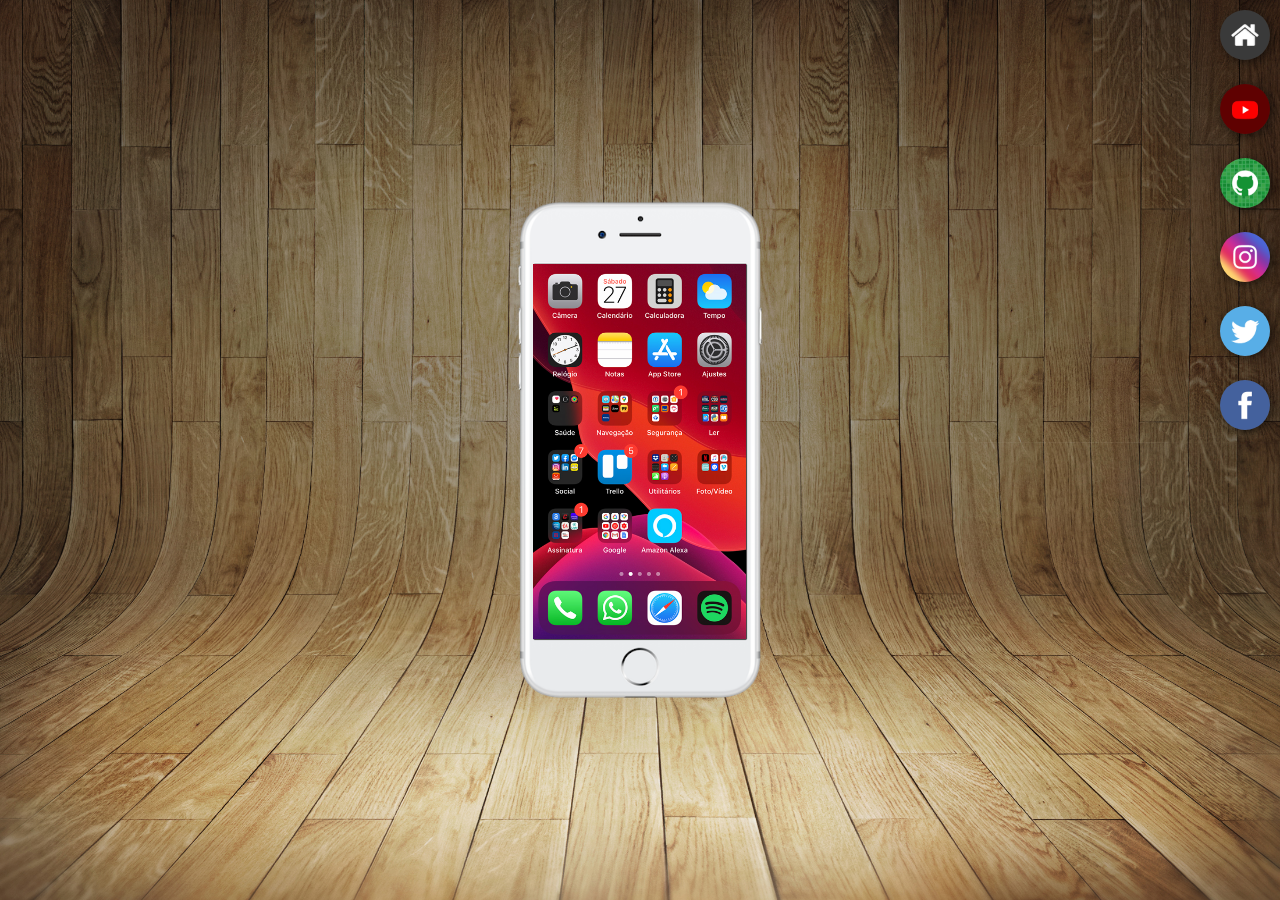
<file: index.html>
<!DOCTYPE html>
<html lang="pt-br">
<head>
    <meta charset="UTF-8">
    <meta name="viewport" content="width=device-width, initial-scale=1.0">
    <title>Projeto Redes Sociais</title>
    <link rel="stylesheet" href="style/style.css">
    <link rel="shortcut icon" href="favicon.ico" type="image/x-icon">
</head>
<body>
    <main>
        <section id="telefone">
            <iframe src="home.html" name="tela" id="tela" frameborder="0" ></iframe>
        </section>
        <section id="redes-sociais">
            <a href="home.html" target="tela"><img src="imagens/logo-home.jpg" alt=""></a> <br>
            <a href="youtube.html" target="tela"><img src="imagens/logo-youtube.jpg" alt=""></a> <br>
            <a href="github.html" target="tela"><img src="imagens/logo-github.jpg" alt=""></a> <br>
            <a href="instagram.html" target="tela"><img src="imagens/logo-instagram.jpg" alt=""></a> <br>
            <a href="twitter.html" target="tela"><img src="imagens/logo-twitter.jpg" alt=""></a> <br>
            <a href="facebook.html" target="tela"><img src="imagens/logo-facebook.jpg" alt=""></a>
        </section>
    </main>
</body>
</html>
</file>
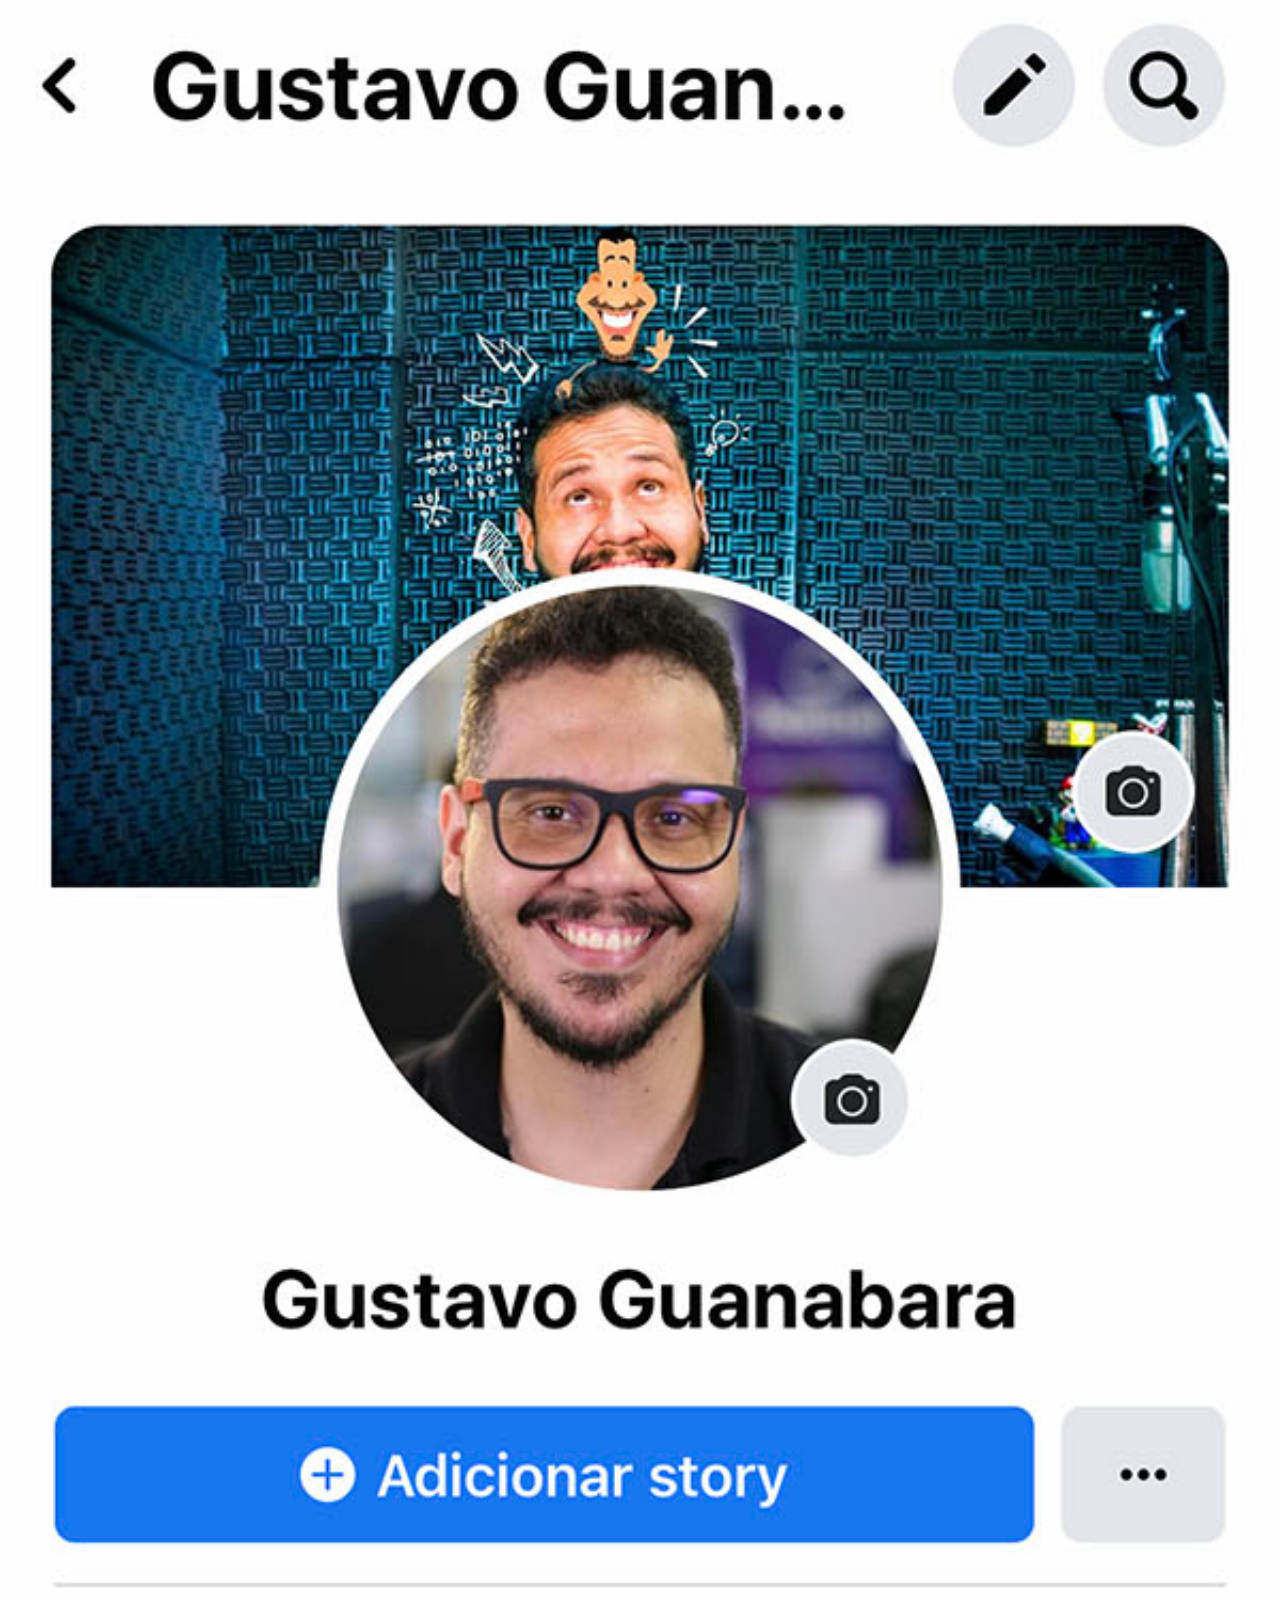
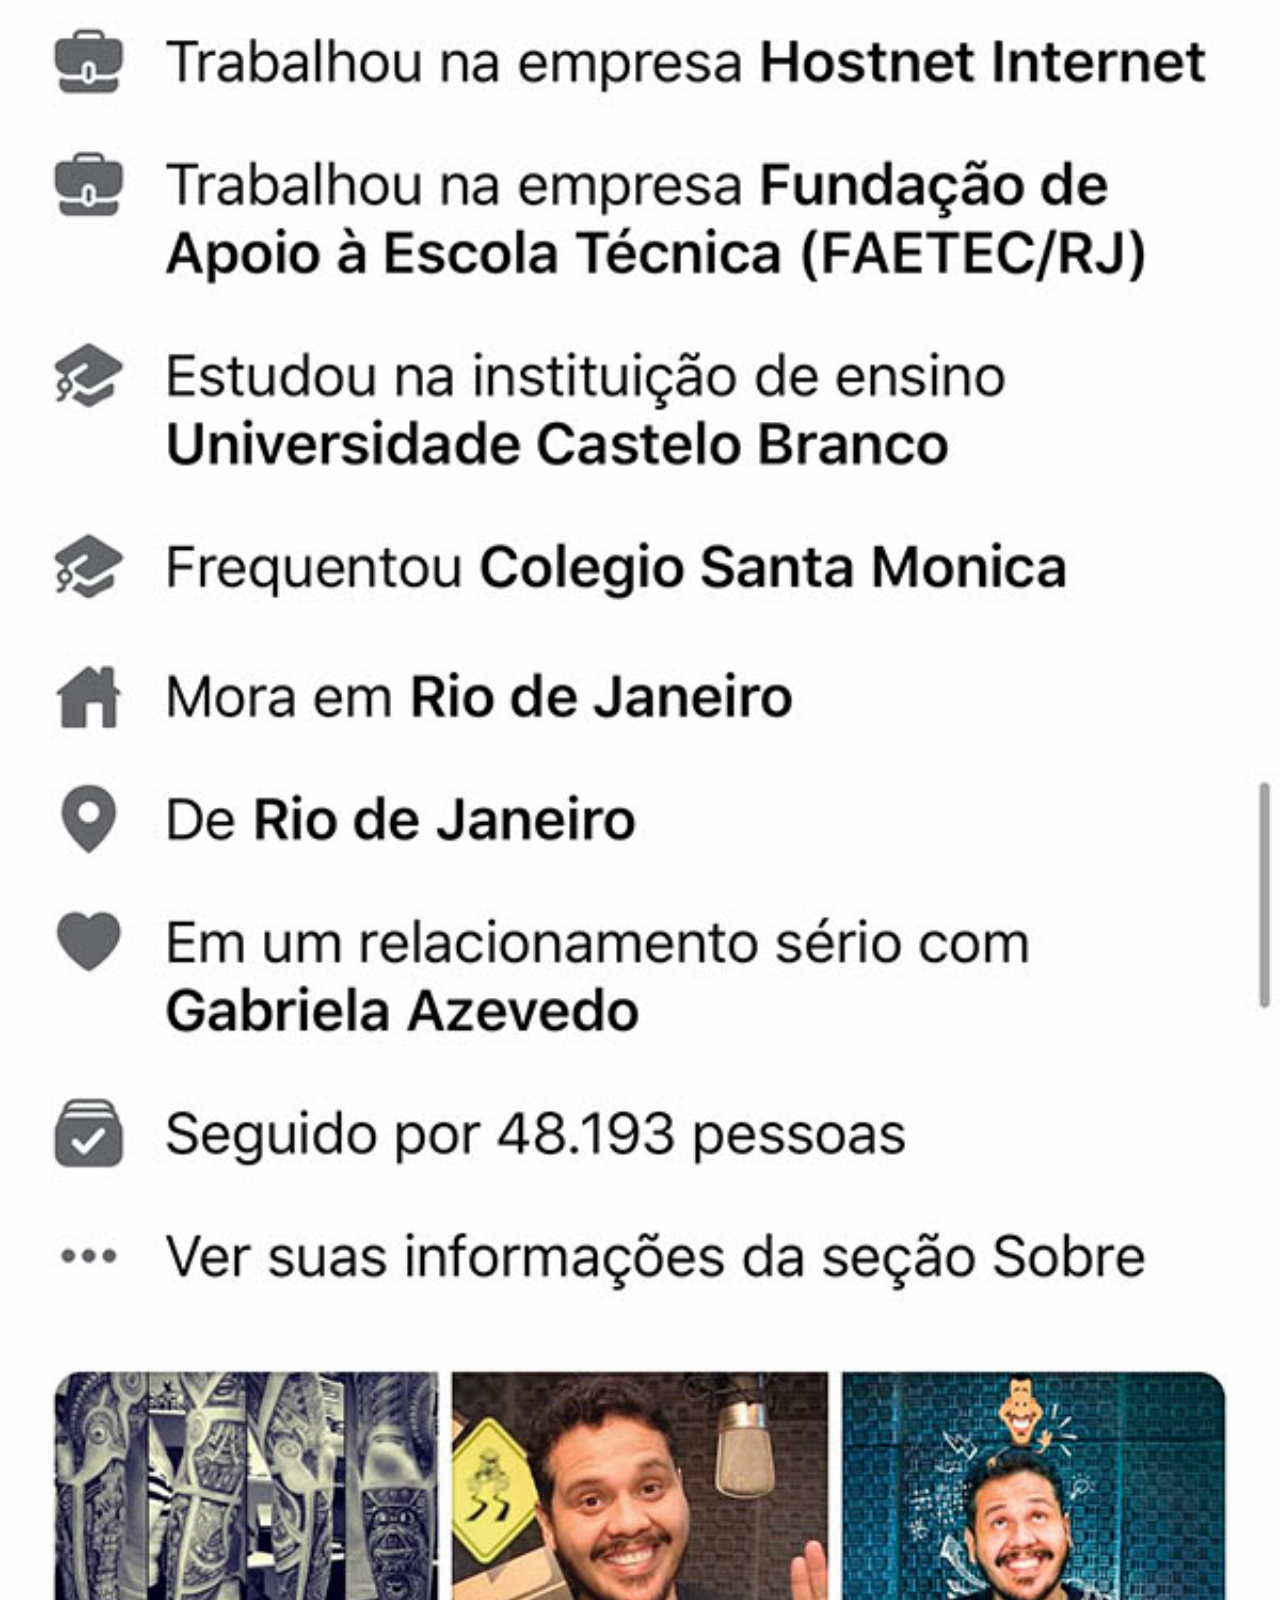
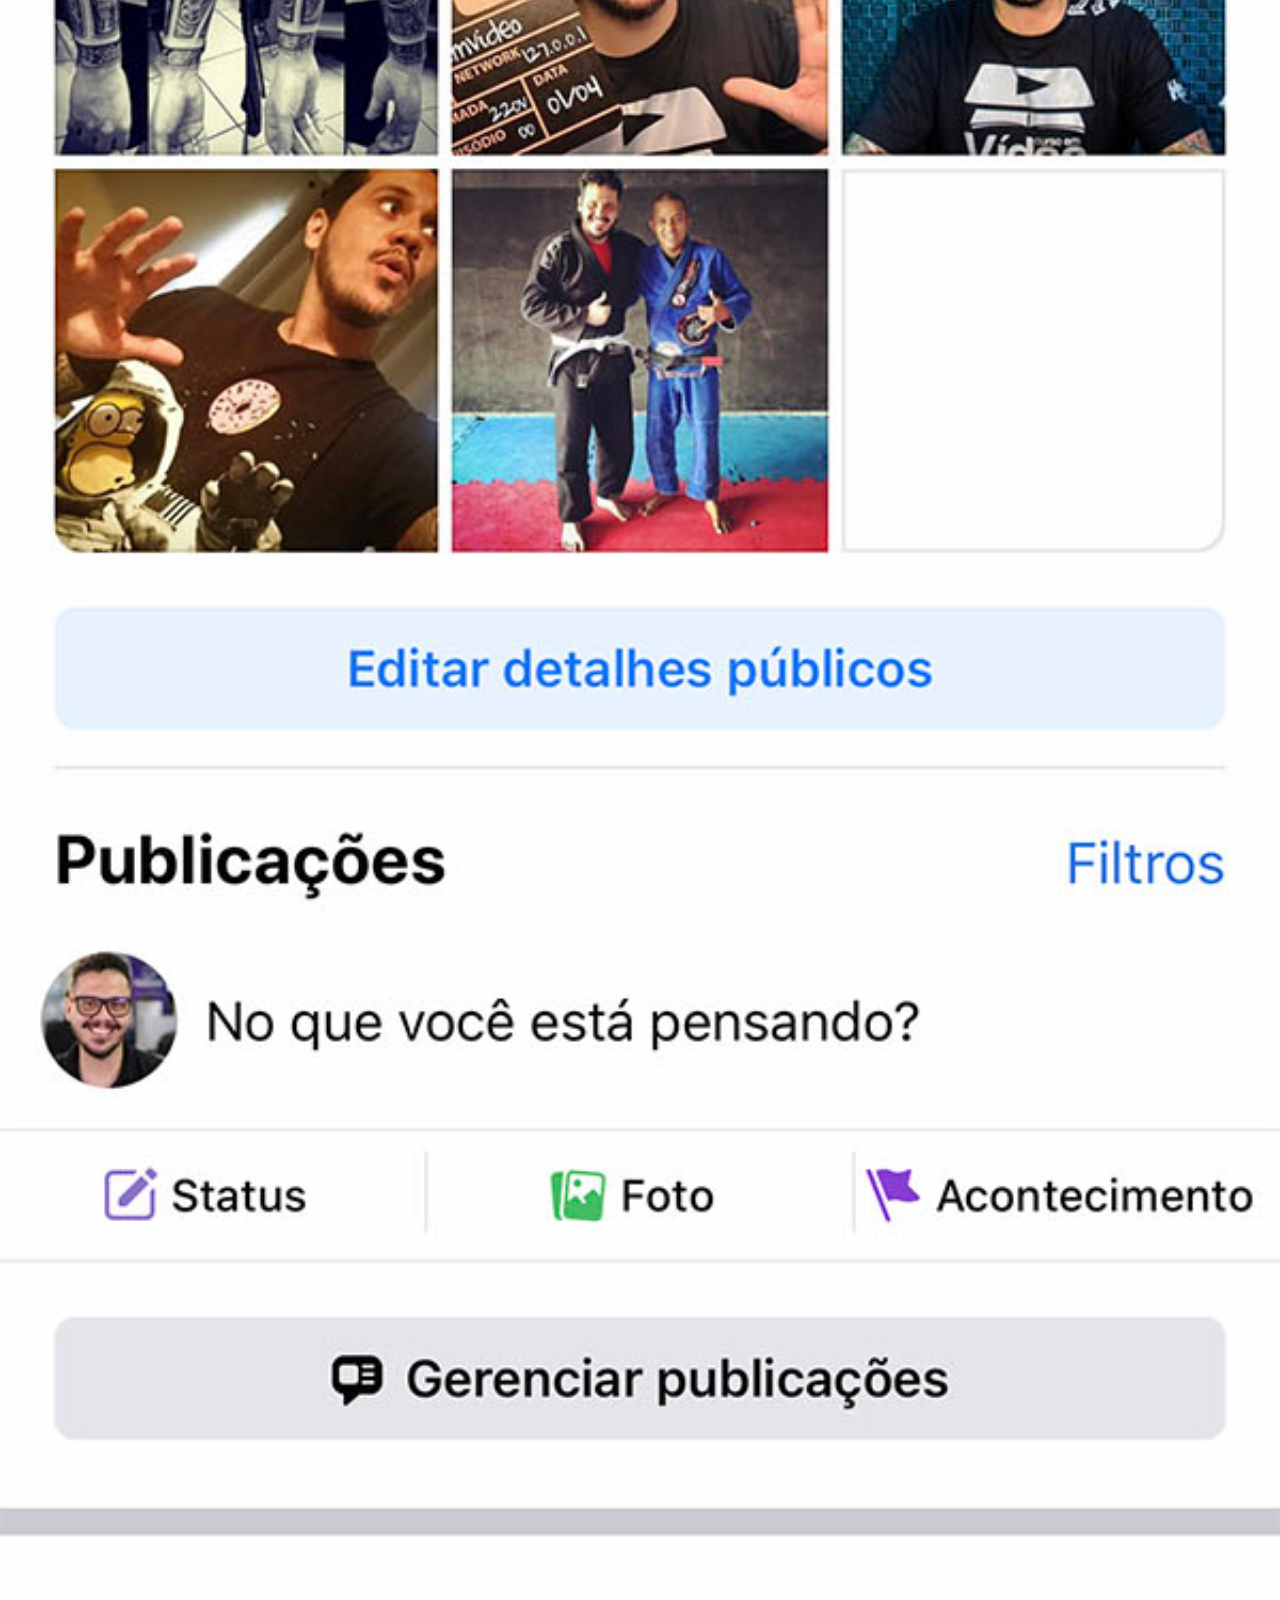
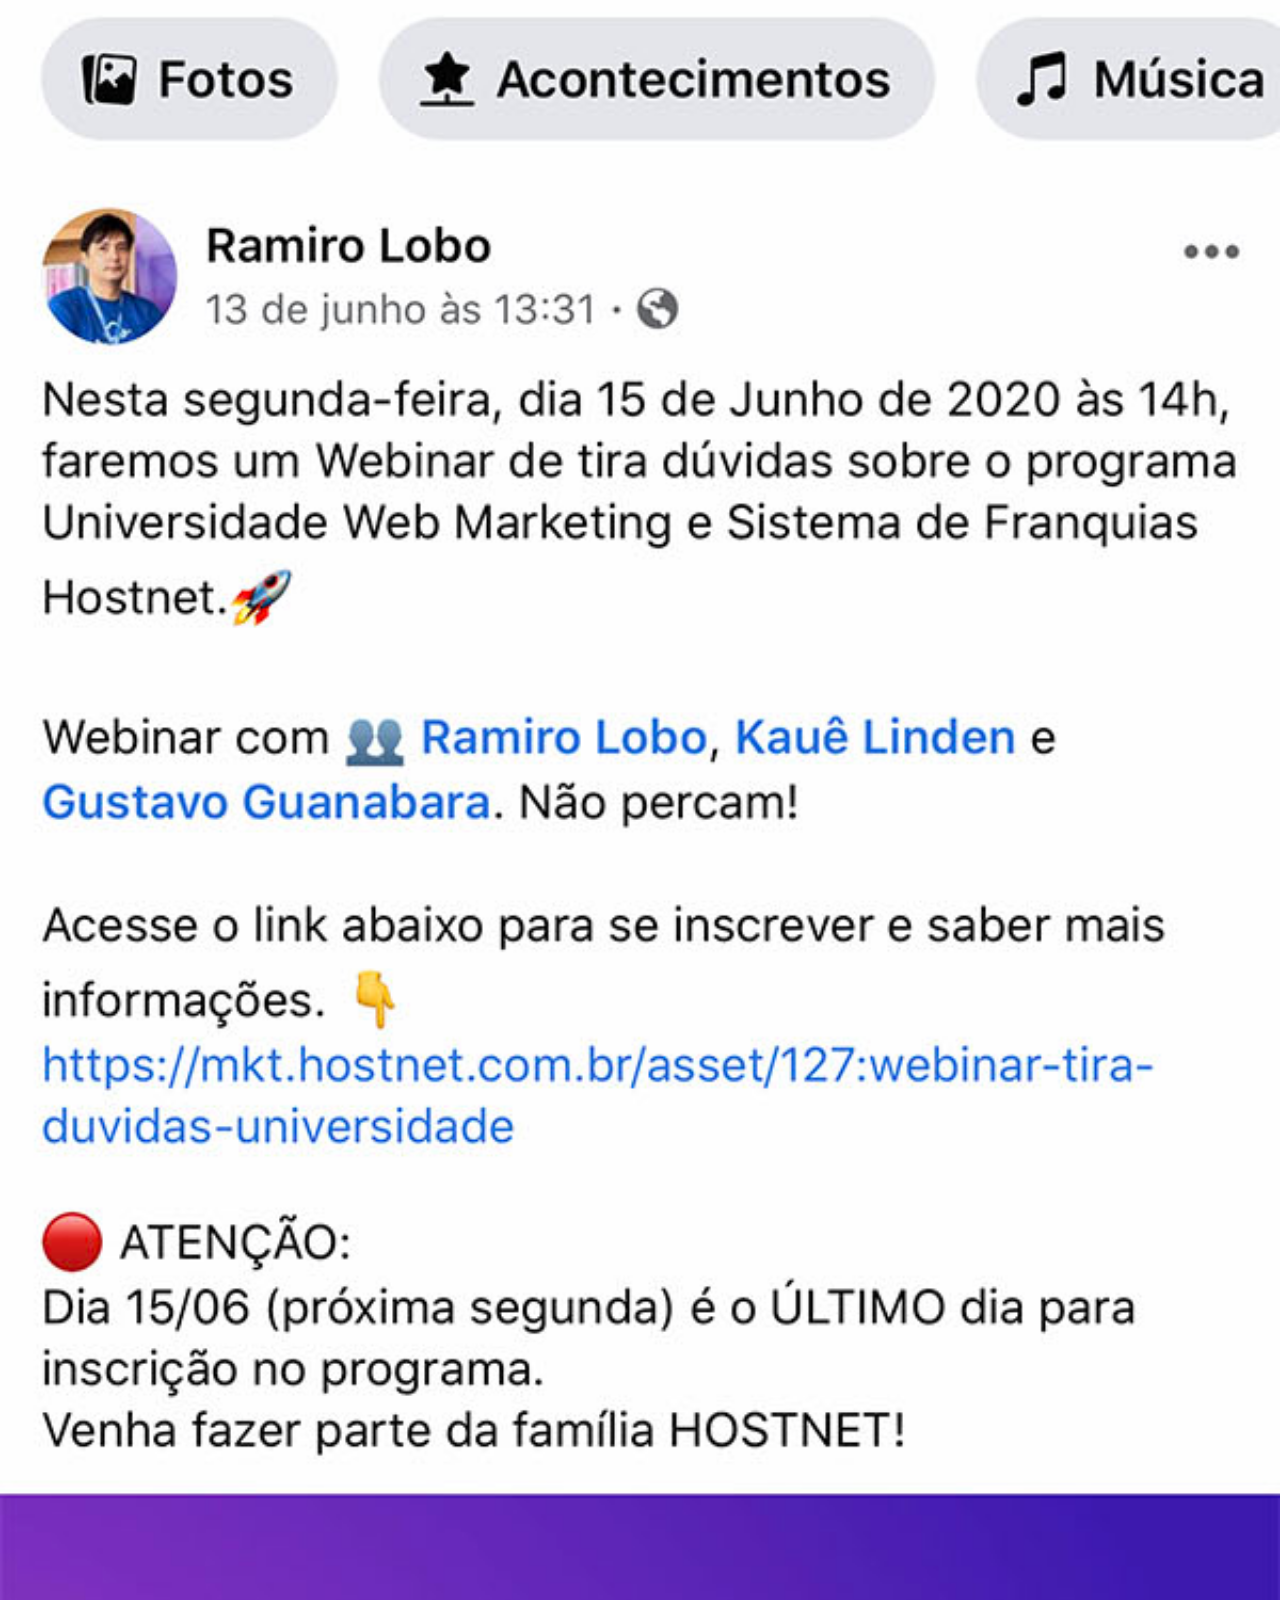
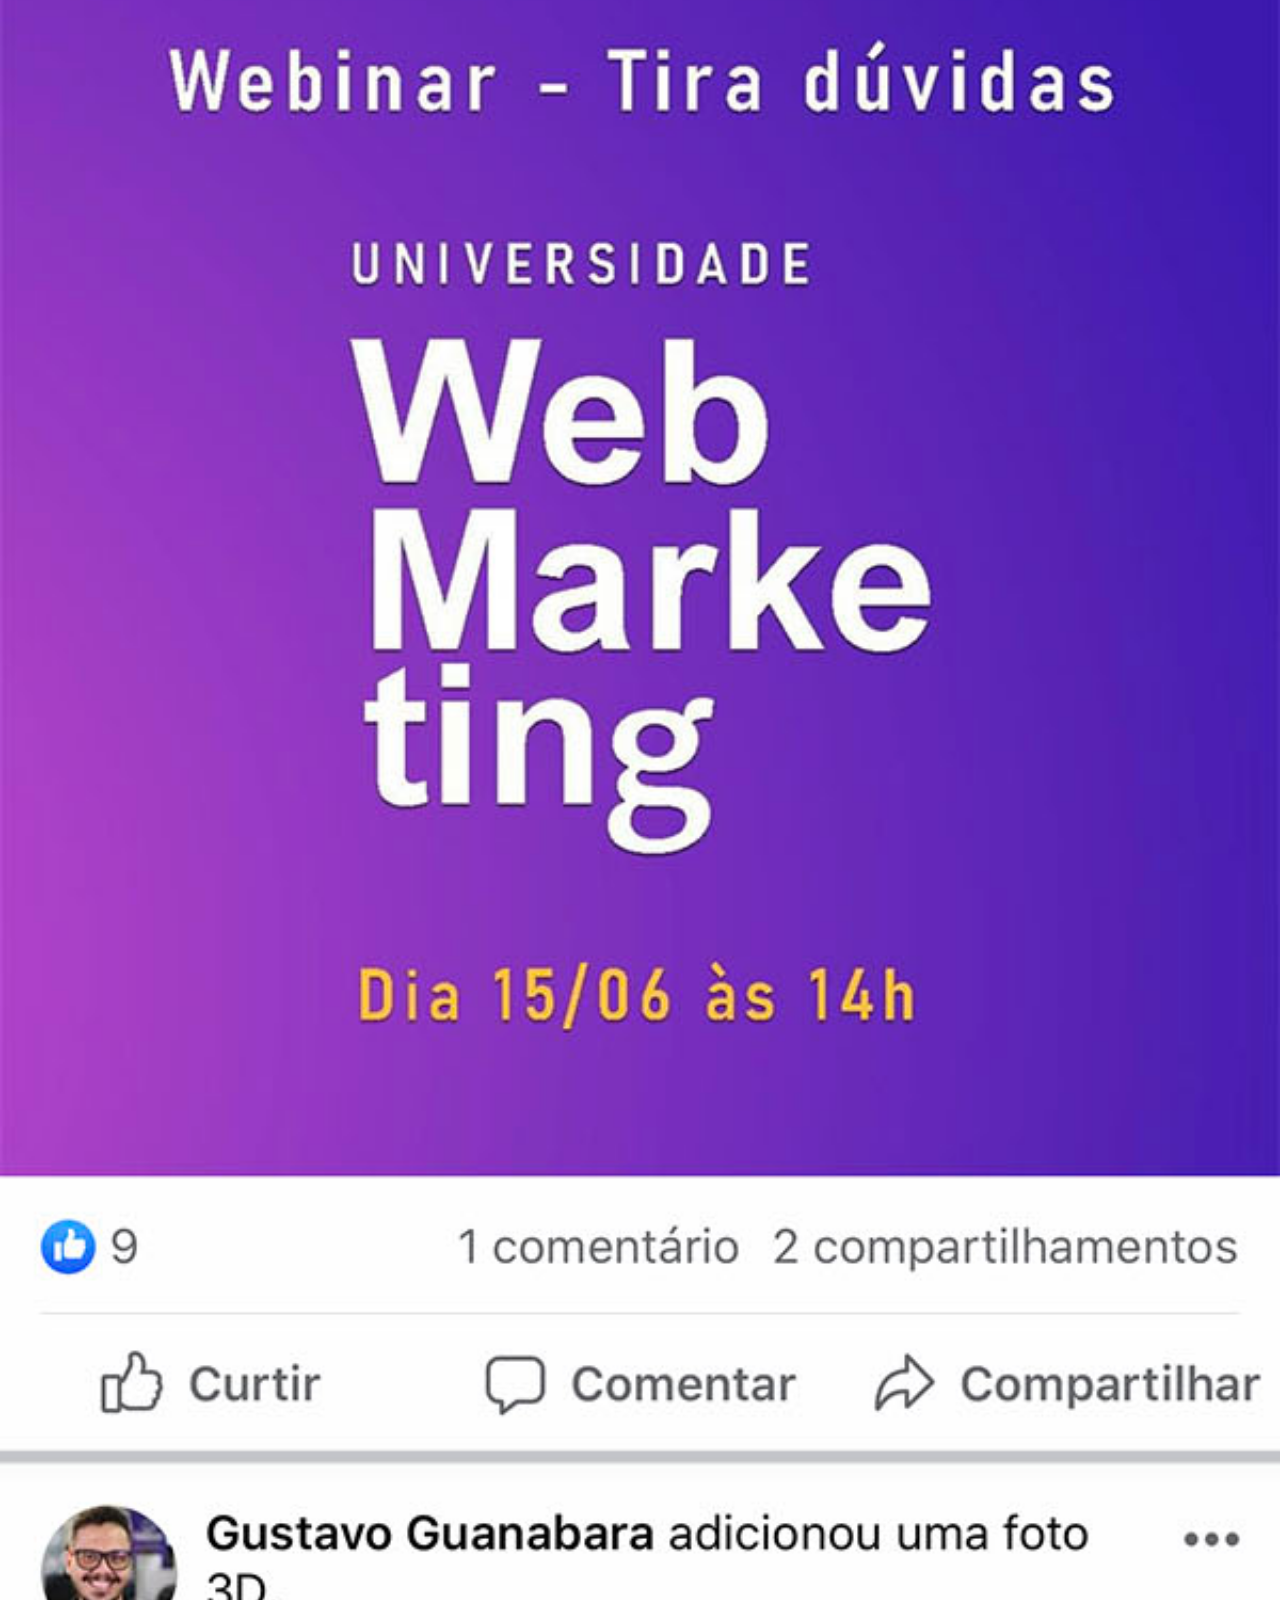
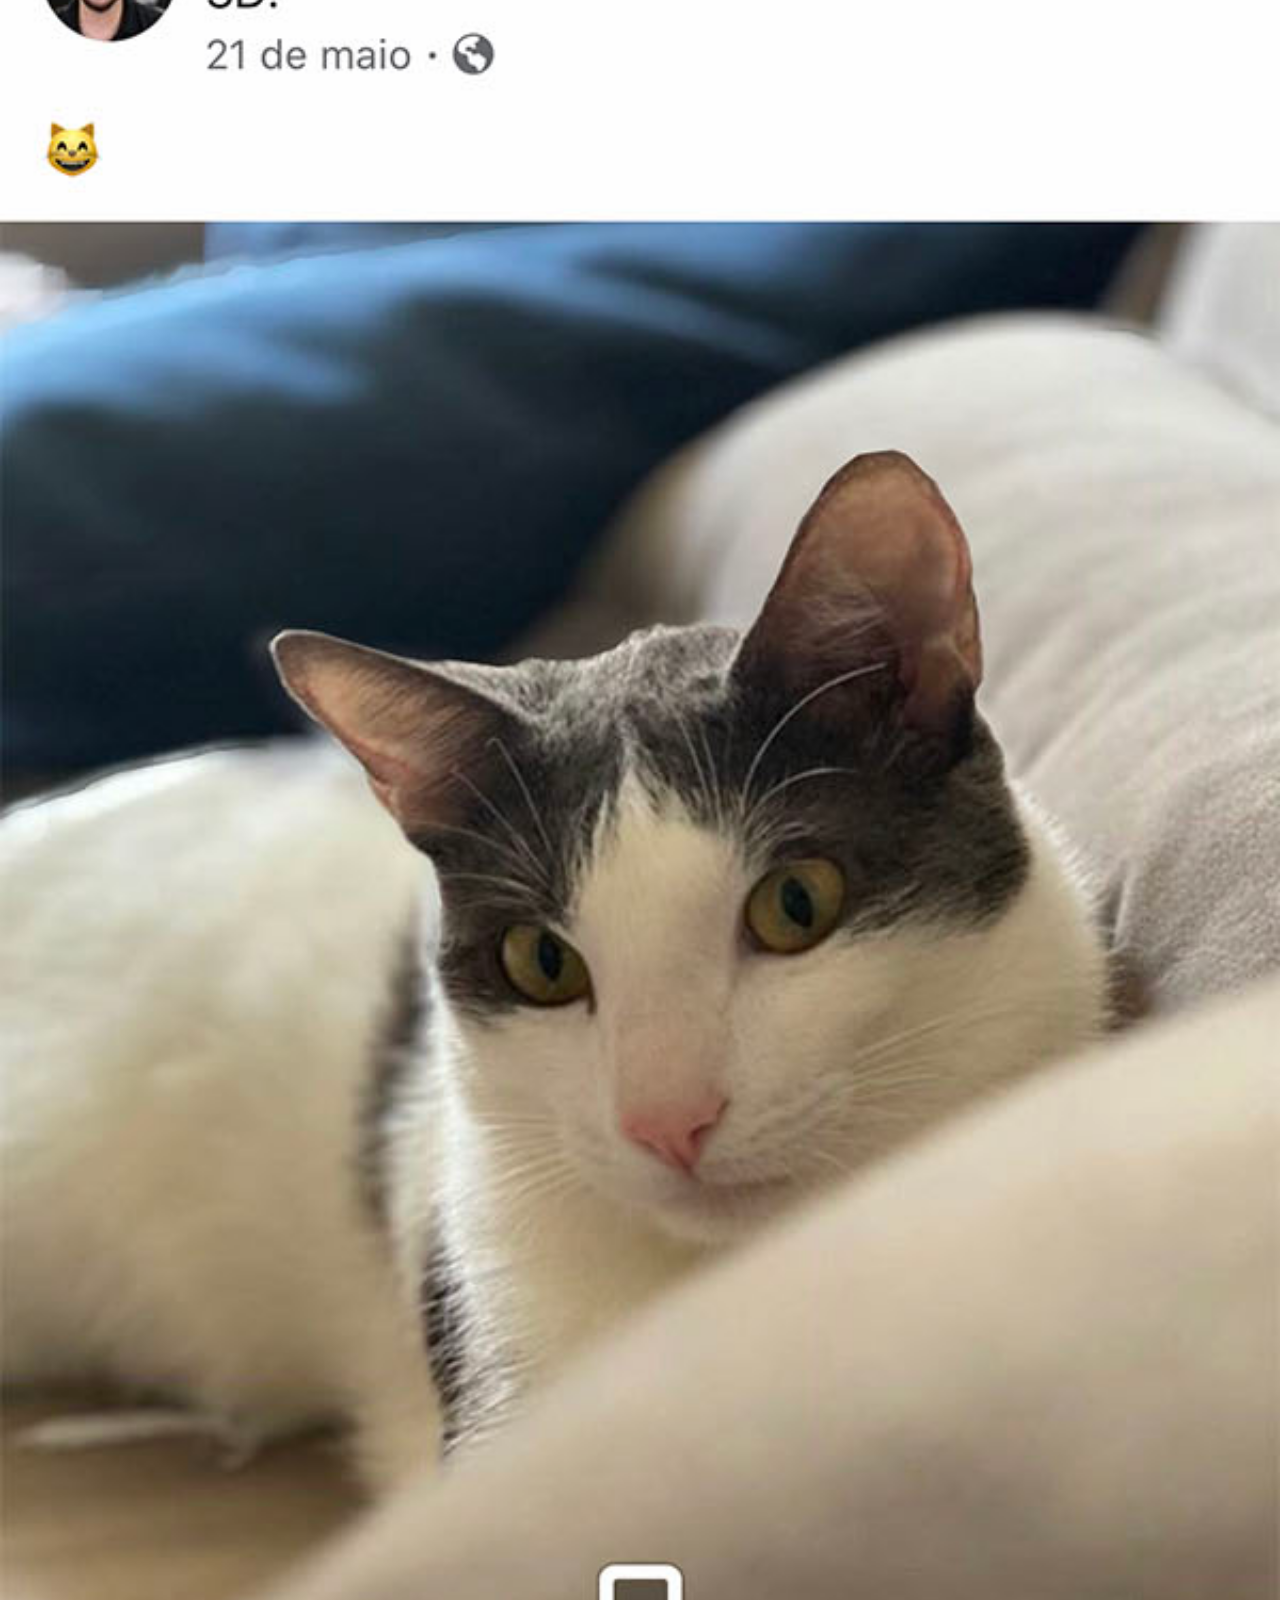
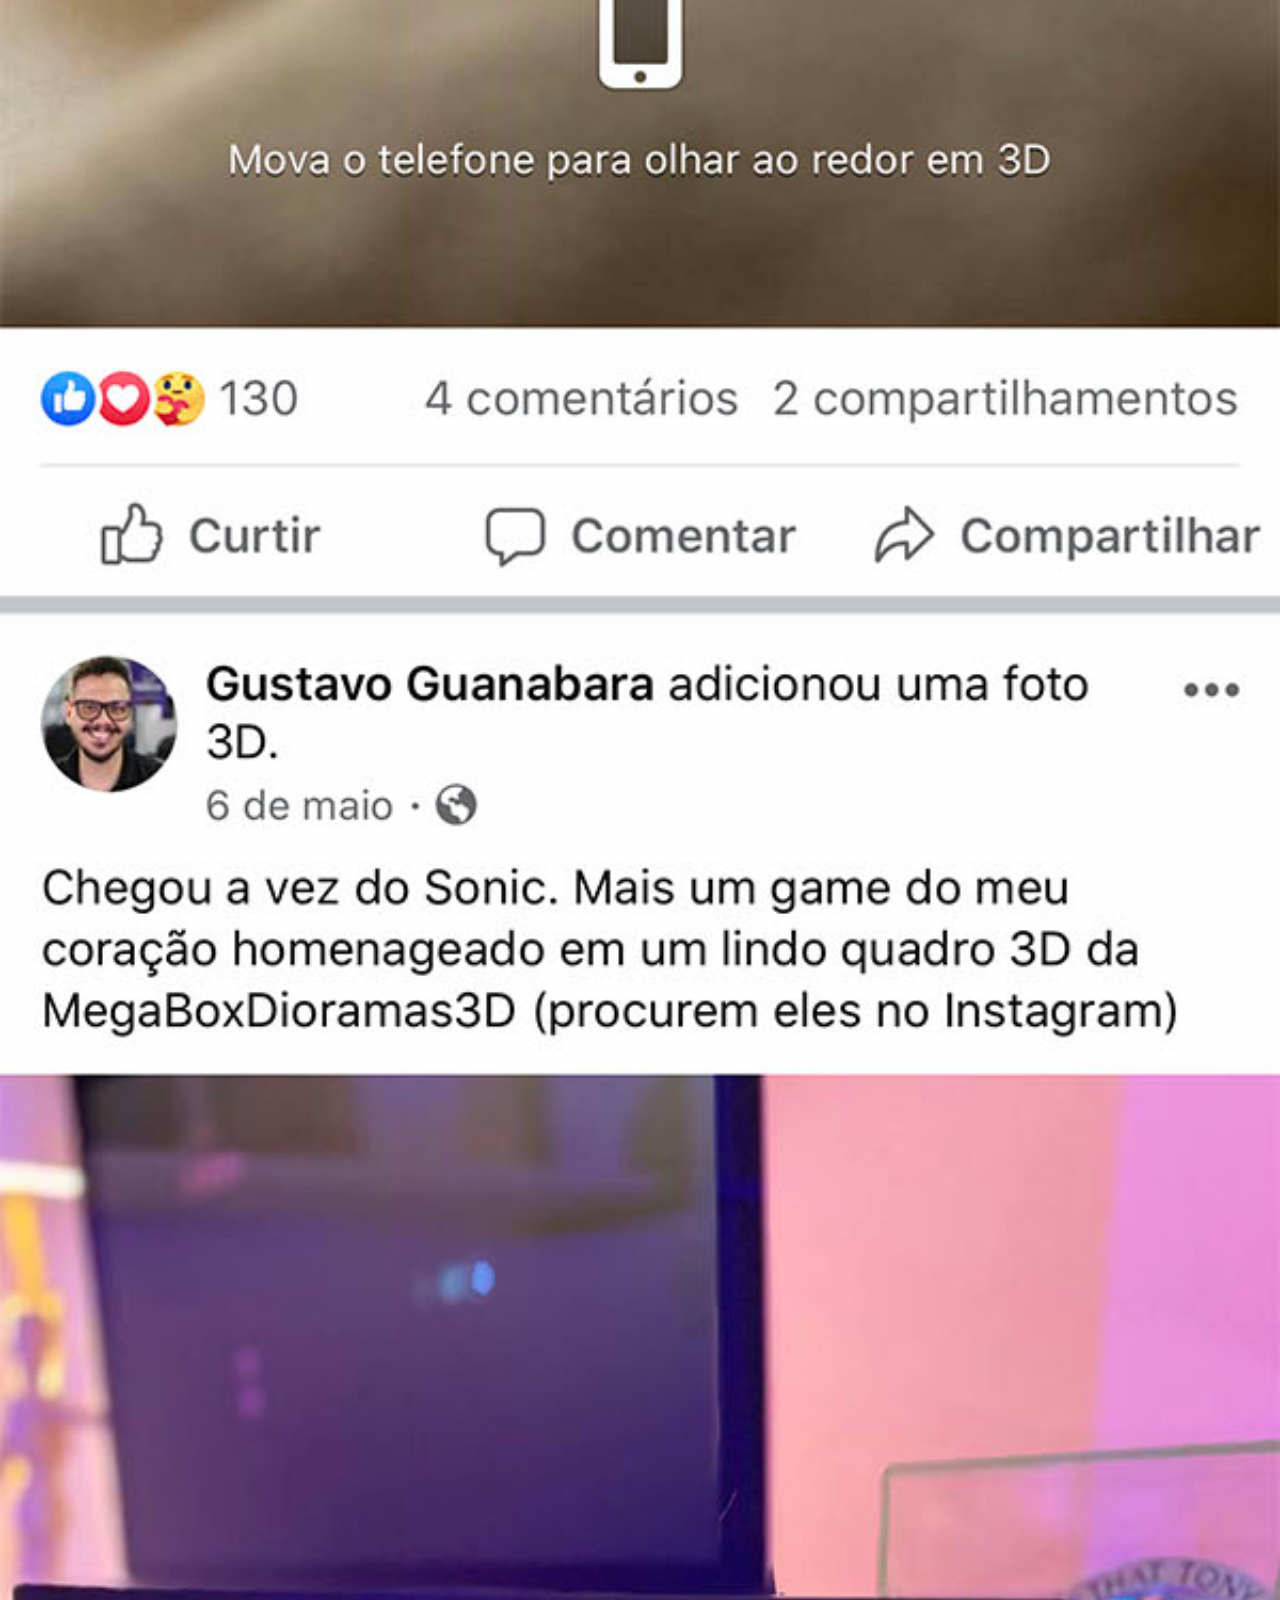
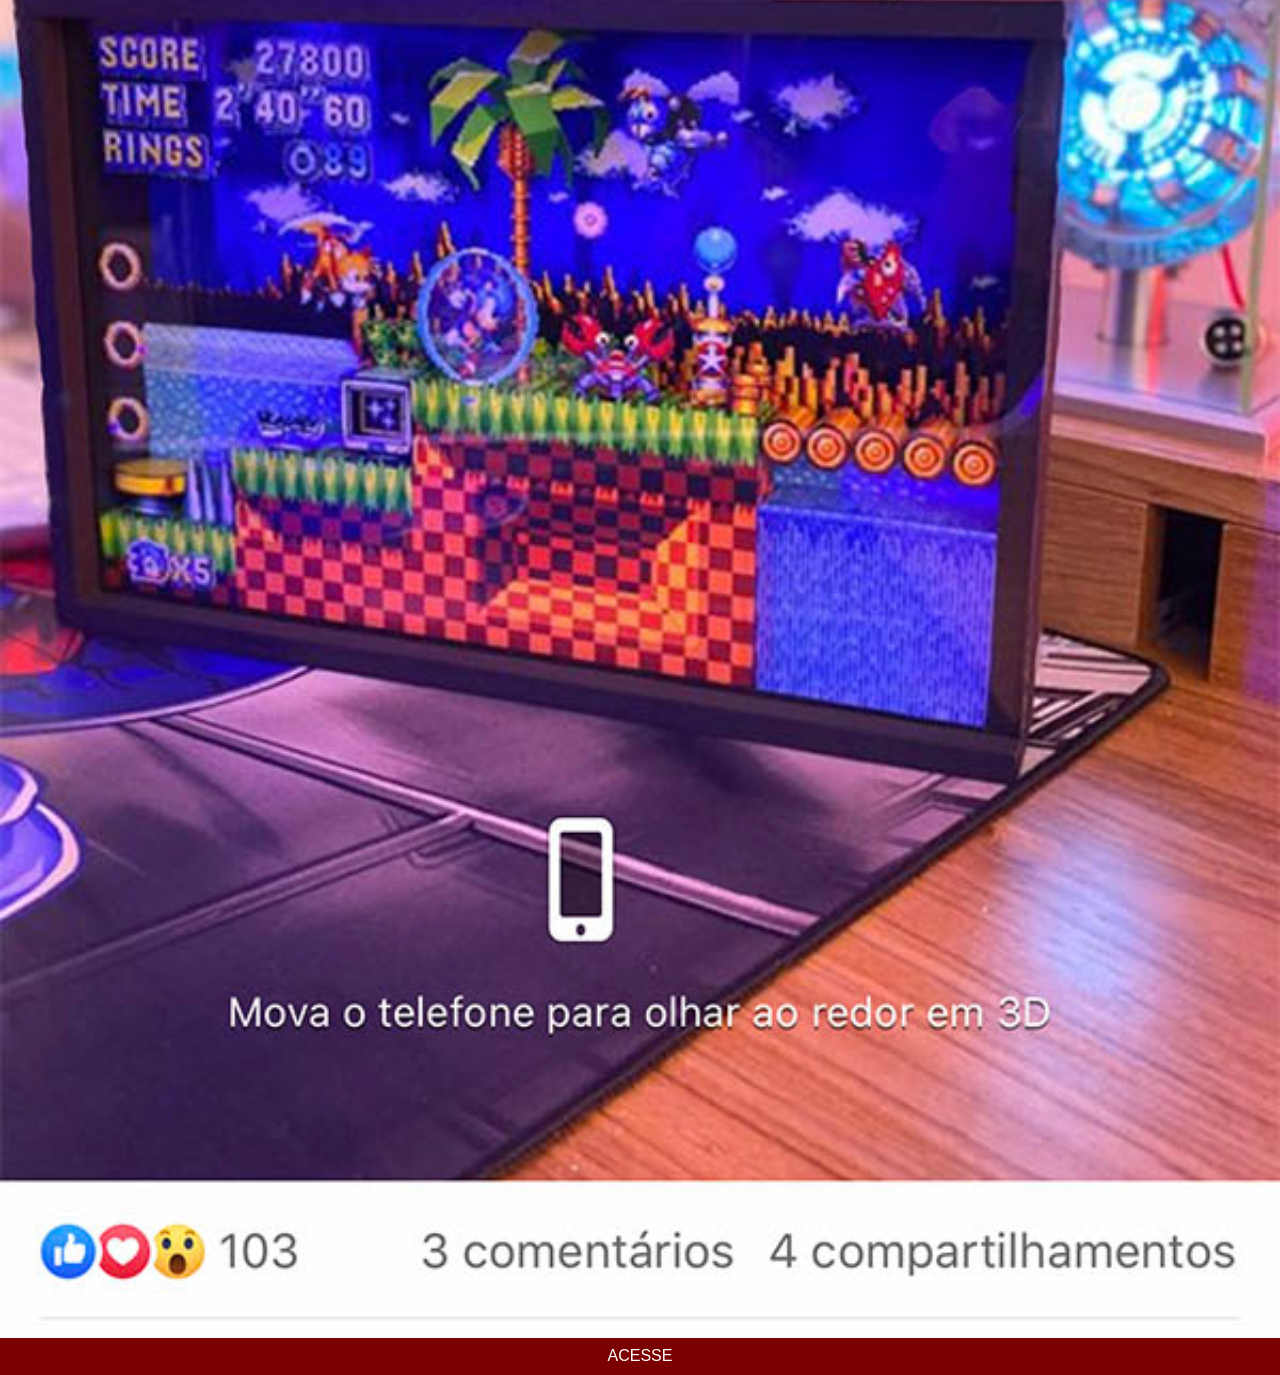
<file: facebook.html>
<!DOCTYPE html>
<html lang="pt-br">
<head>
    <meta charset="UTF-8">
    <meta name="viewport" content="width=device-width, initial-scale=1.0">
    <title>Facebook</title>
    <link rel="stylesheet" href="style/social.css">
</head>
<body>
    <img src="imagens/tela-facebook.jpg" alt="">
    <a href="#" target="_blank">ACESSE</a>
</body>
</html>
</file>
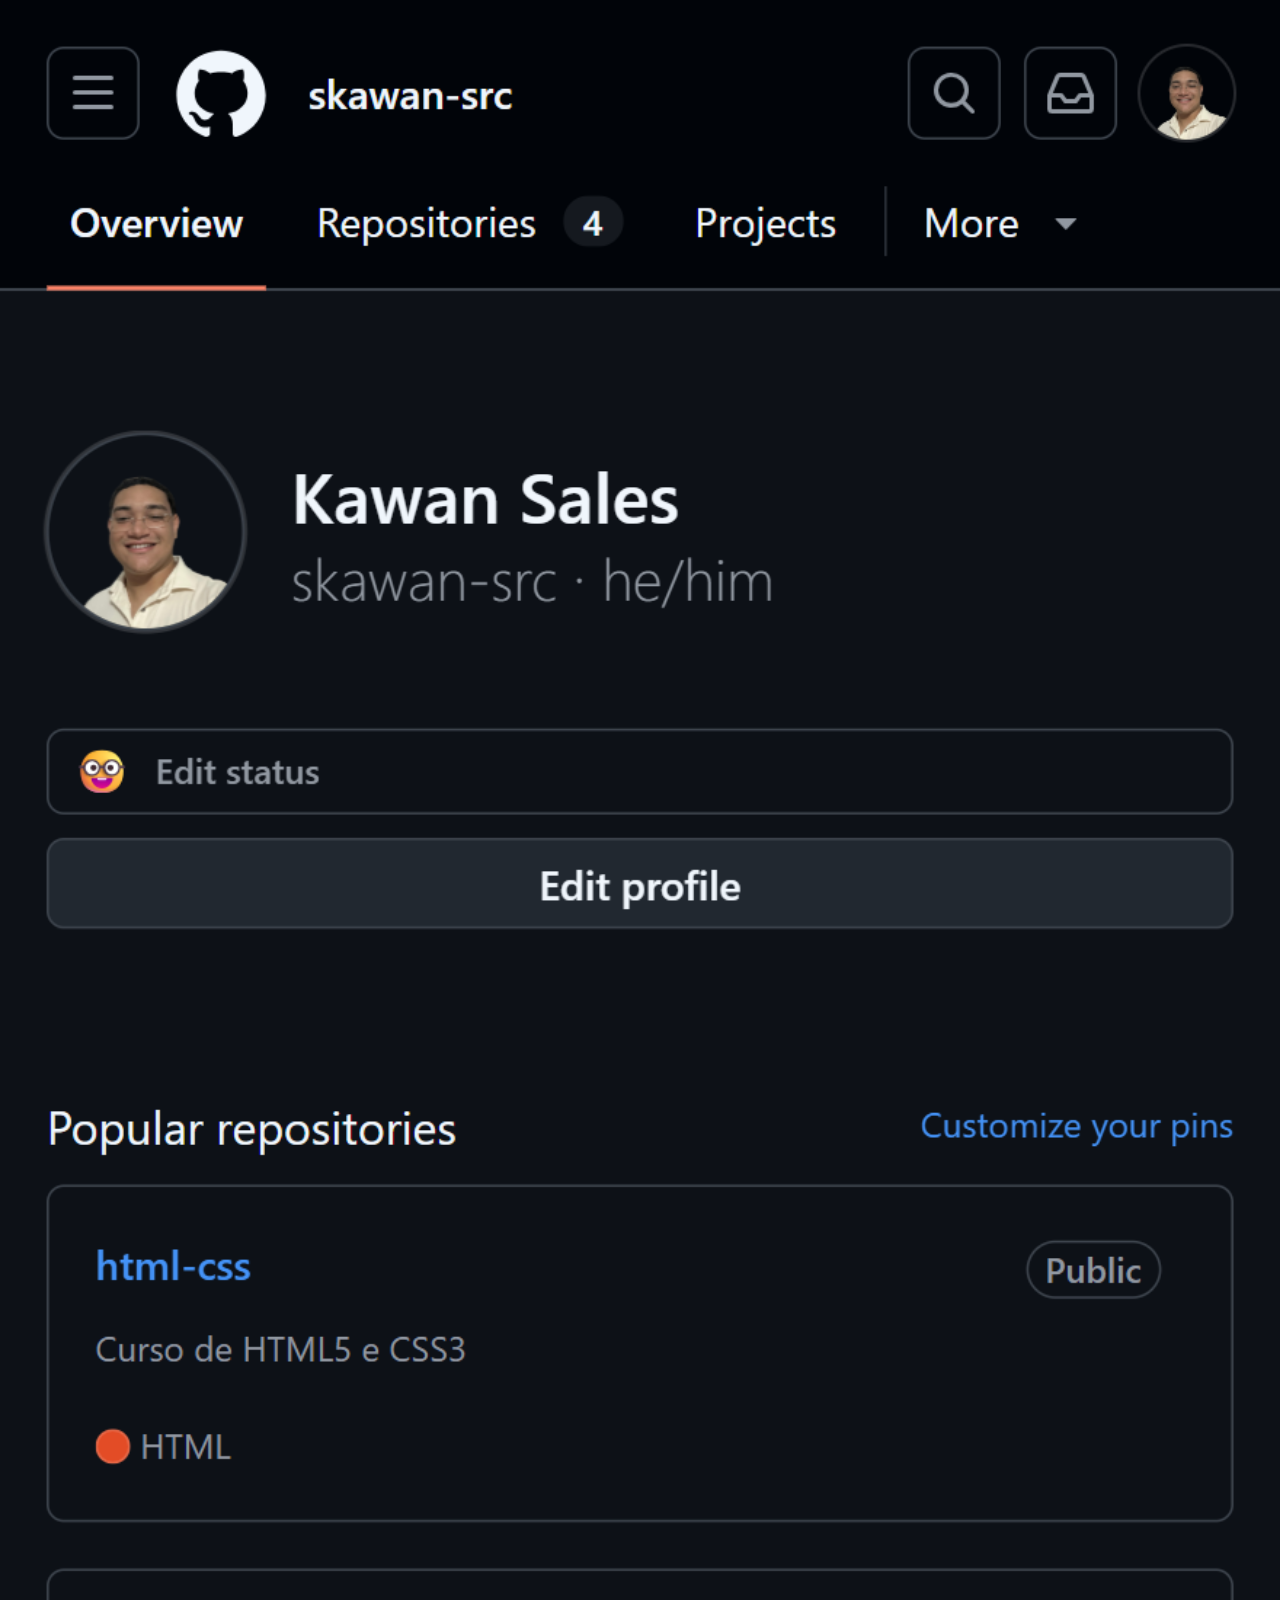
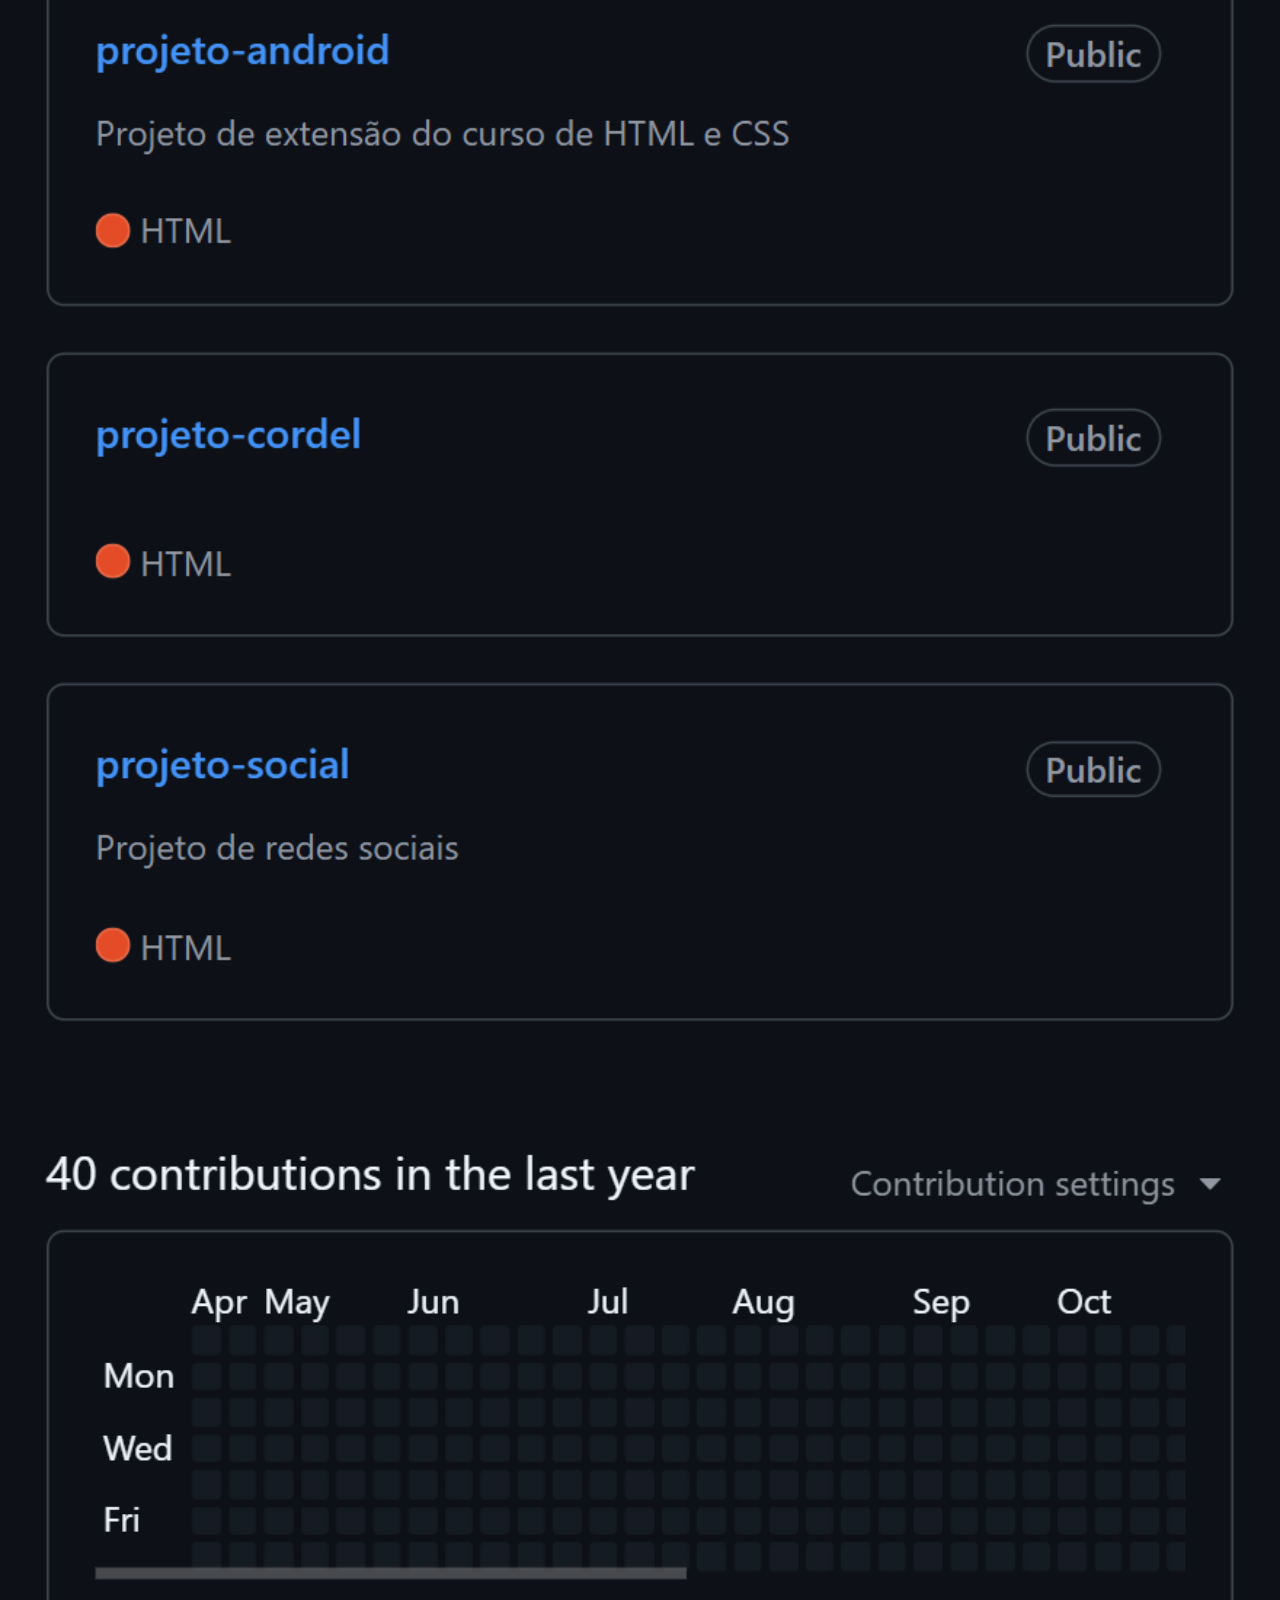
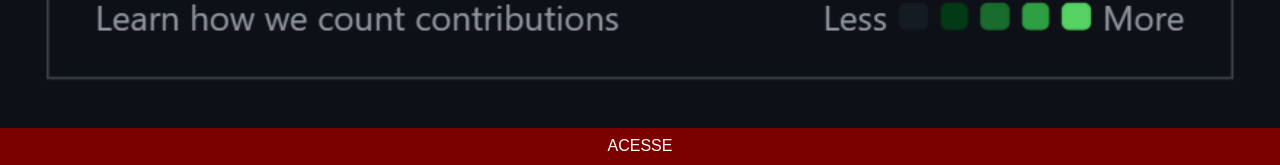
<file: github.html>
<!DOCTYPE html>
<html lang="pt-br">
<head>
    <meta charset="UTF-8">
    <meta name="viewport" content="width=device-width, initial-scale=1.0">
    <title>GitHub</title>
    <link rel="stylesheet" href="style/social.css">
</head>
<body>
    <img src="imagens/tela-github.png" alt="">
    <a href="https://github.com/skawan-src" target="_blank">ACESSE</a>
</body>
</html>
</file>
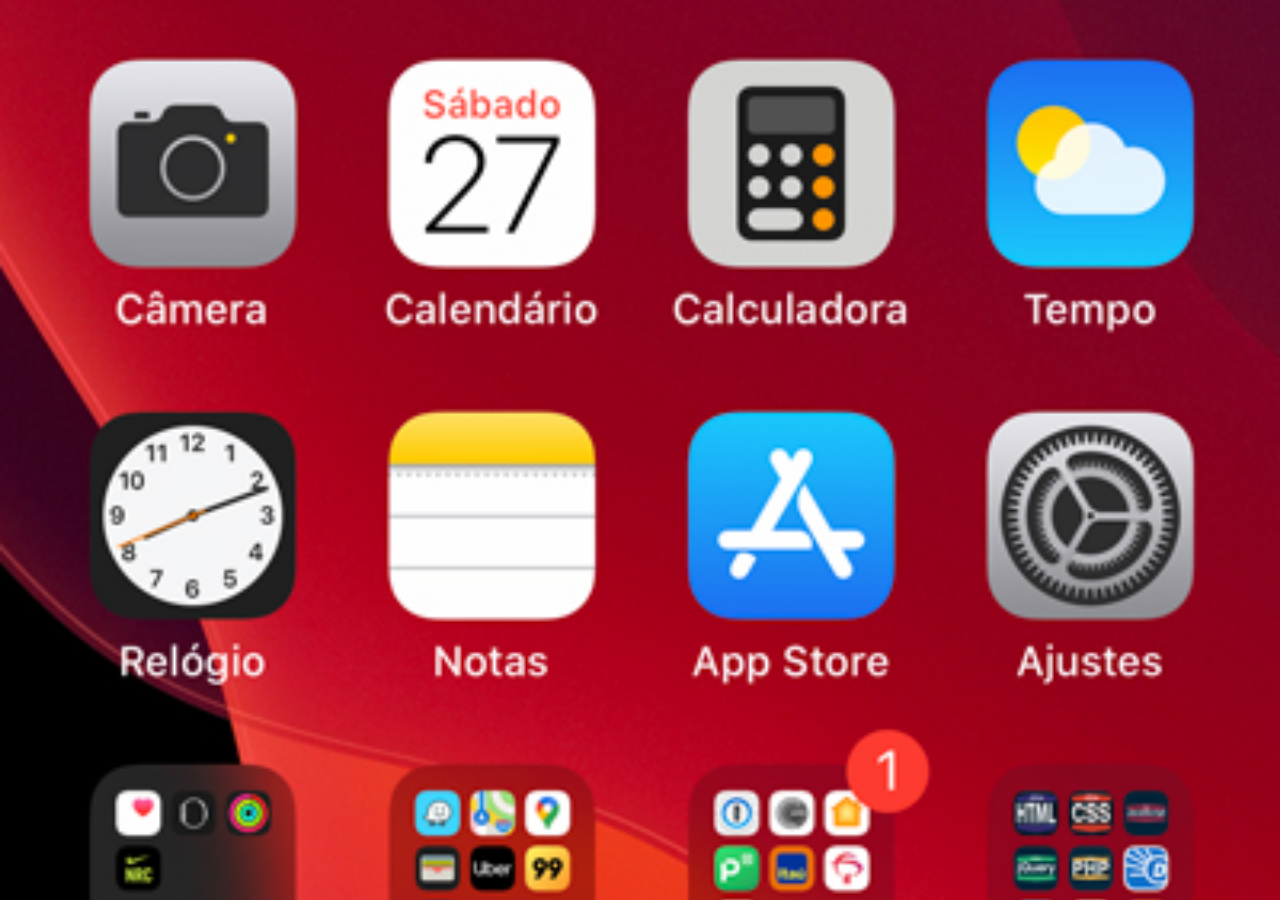
<file: home.html>
<!DOCTYPE html>
<html lang="pt-br">
<head>
    <meta charset="UTF-8">
    <meta name="viewport" content="width=device-width, initial-scale=1.0">
    <title>Document</title>
    <style>
        * {
            margin: 0;
            padding: 0;
        }
        body { 
            width: 100vw;
            height: 100vh;
            background: black url('imagens/tela-home.jpg') no-repeat top center;
            background-size: cover;
        }
    </style>
</head>
<body>
</body>
</html>
</file>
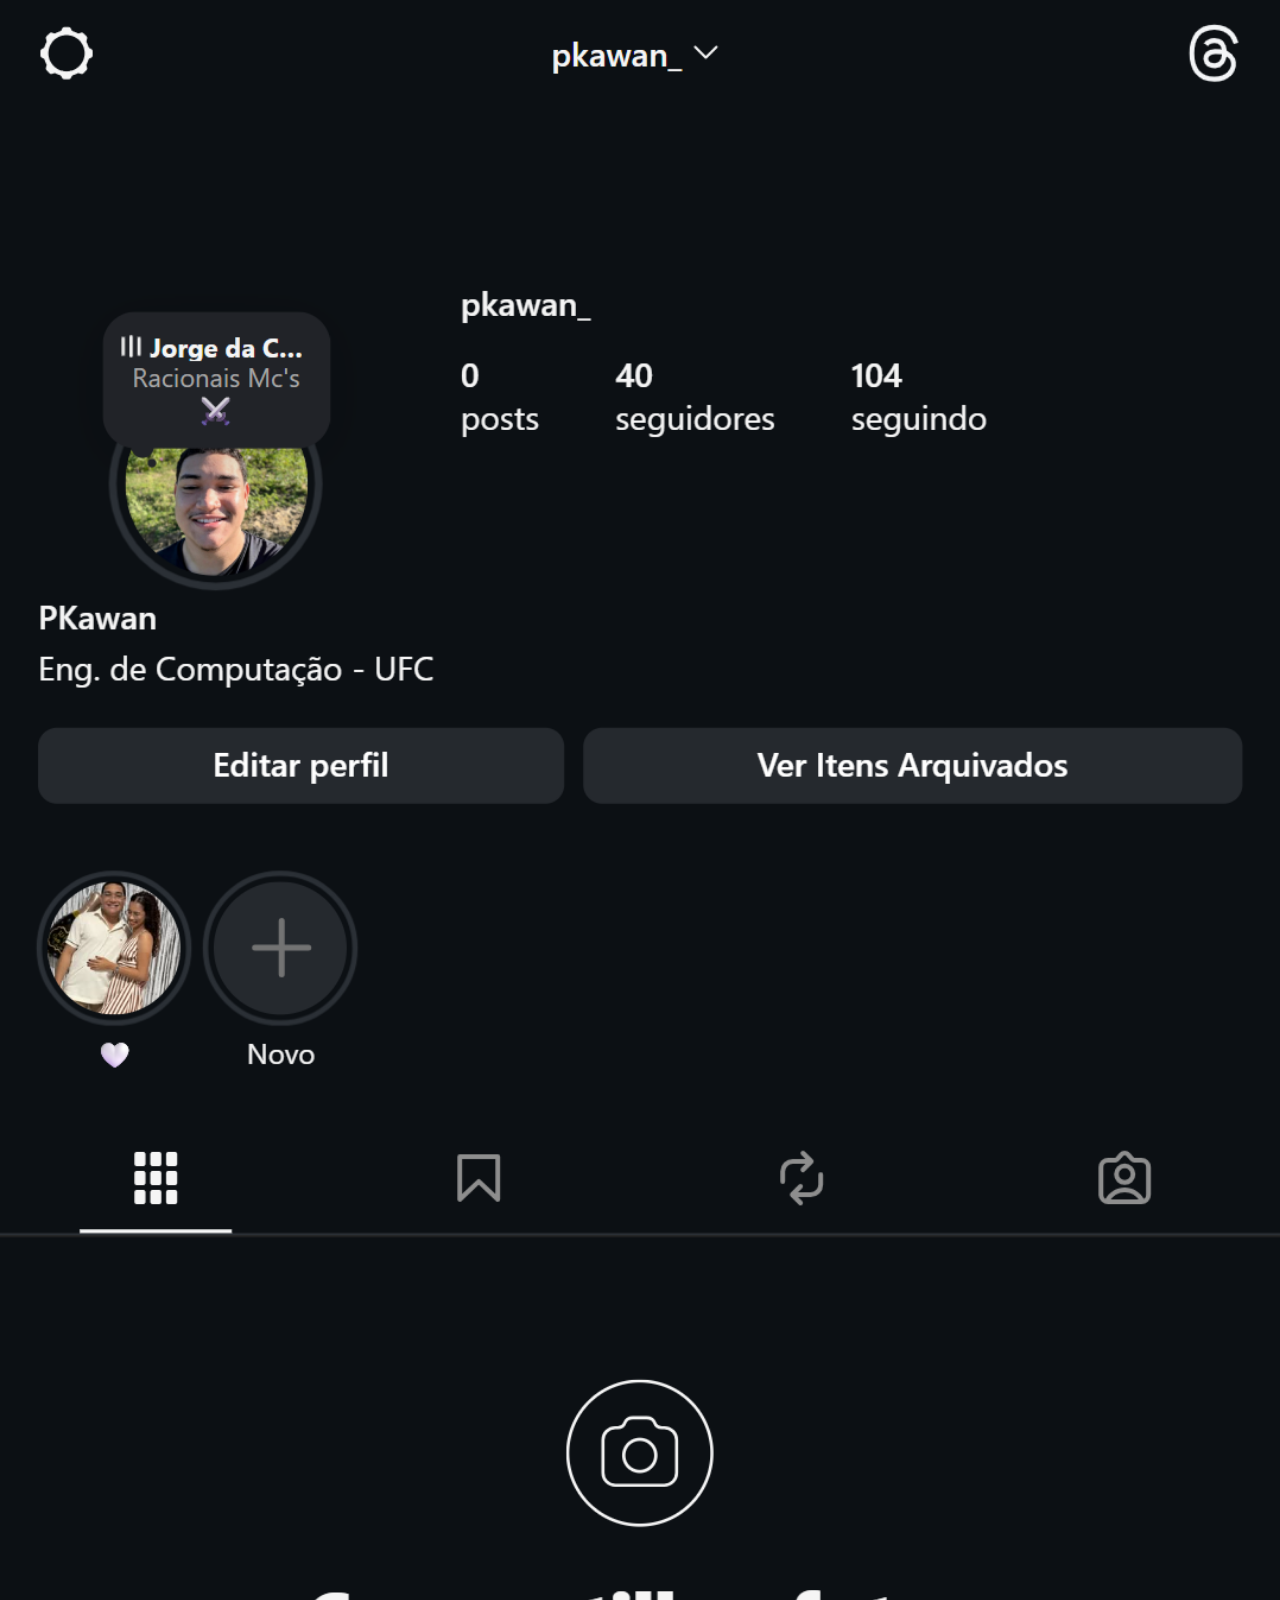
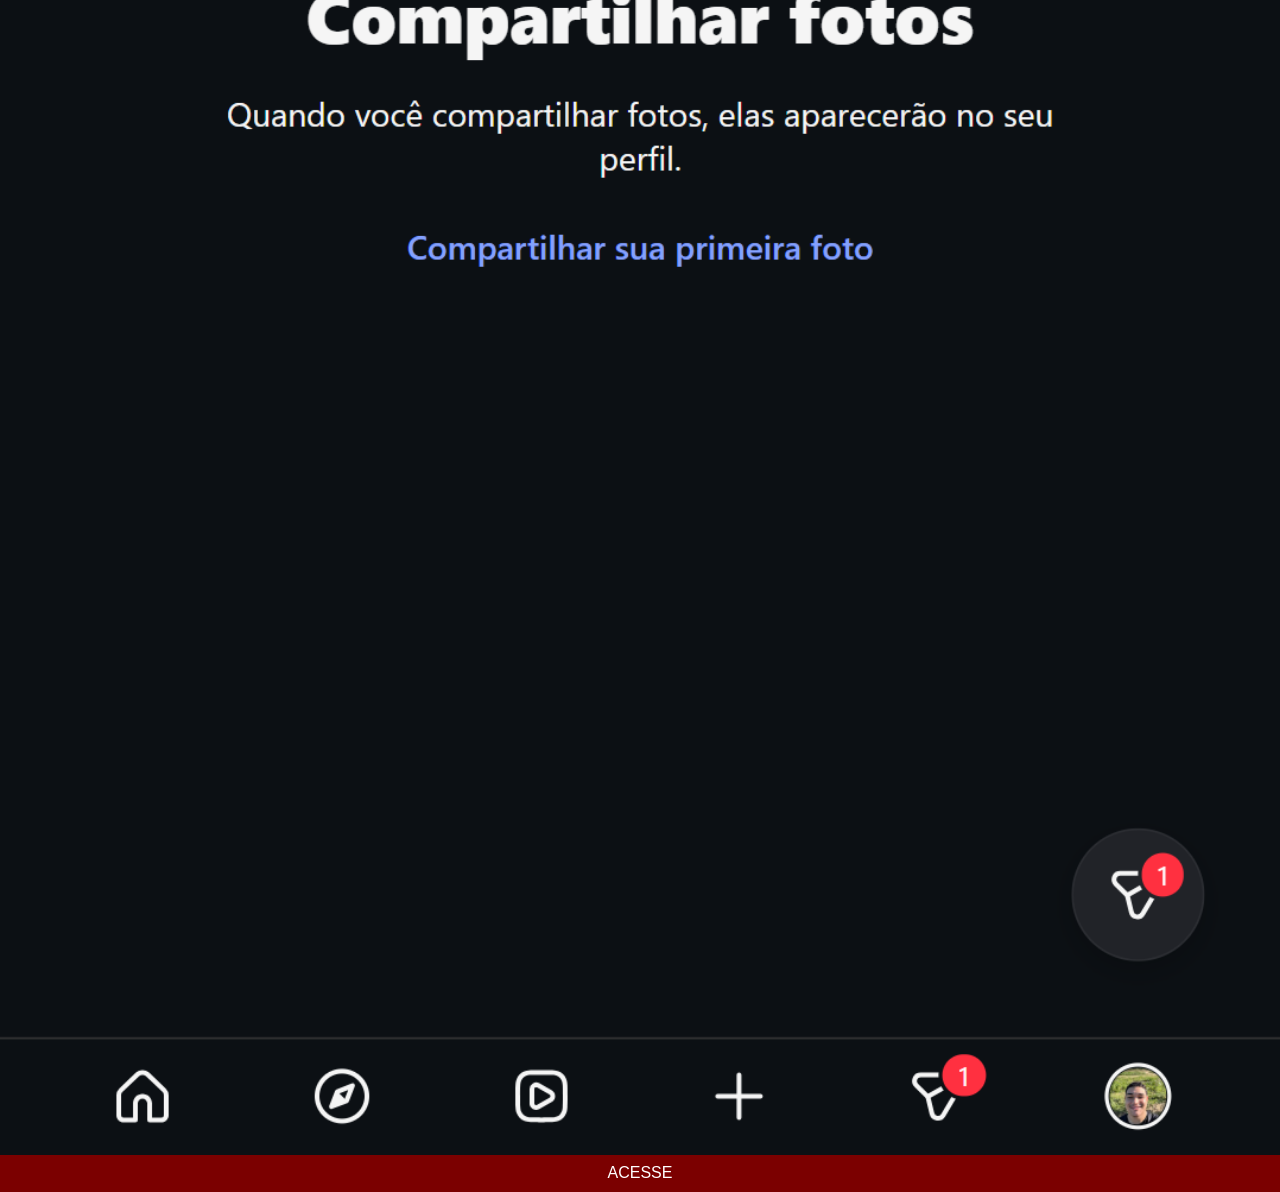
<file: instagram.html>
<!DOCTYPE html>
<html lang="pt-br">
<head>
    <meta charset="UTF-8">
    <meta name="viewport" content="width=device-width, initial-scale=1.0">
    <title>Instagram</title>
    <link rel="stylesheet" href="style/social.css">
</head>
<body>
    <img src="imagens/tela-instagram.png" alt="">
    <a href="https://www.instagram.com/pkawan_/" target="_blank">ACESSE</a>
</body>
</html>
</file>
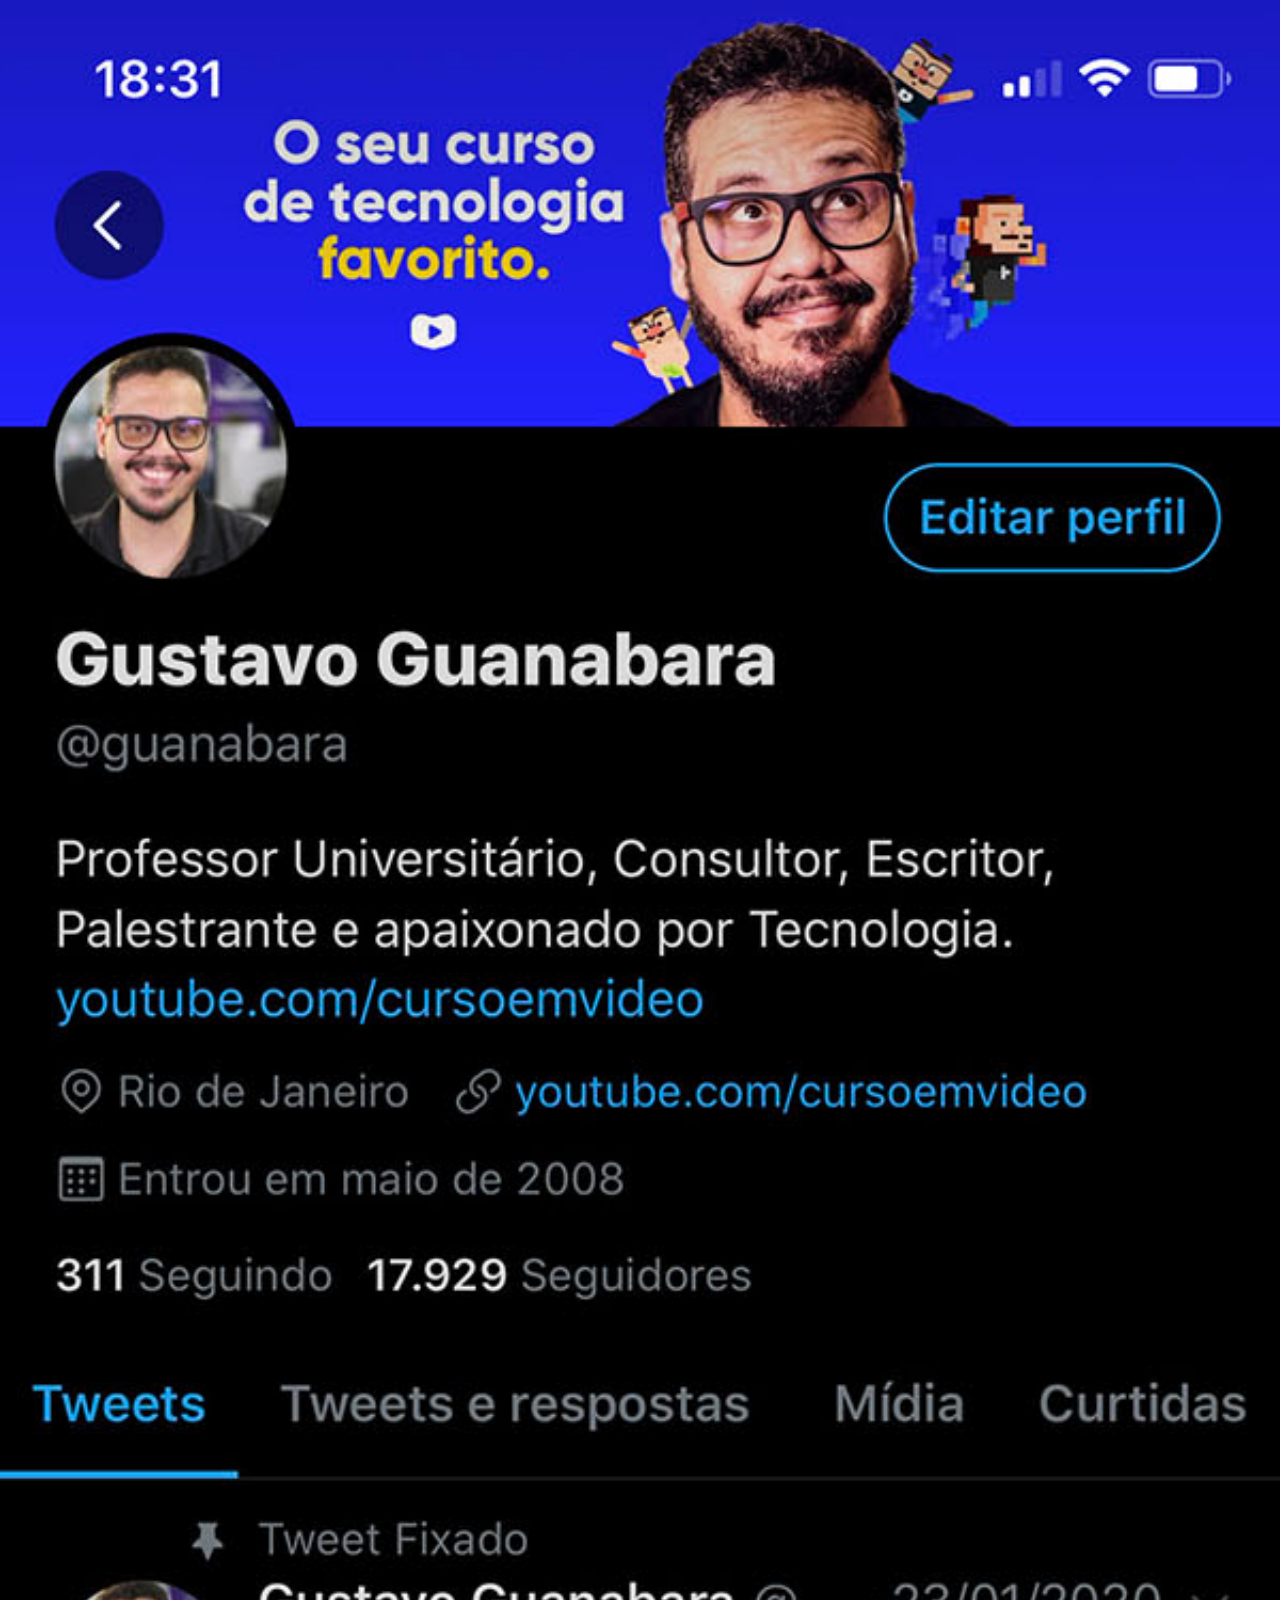
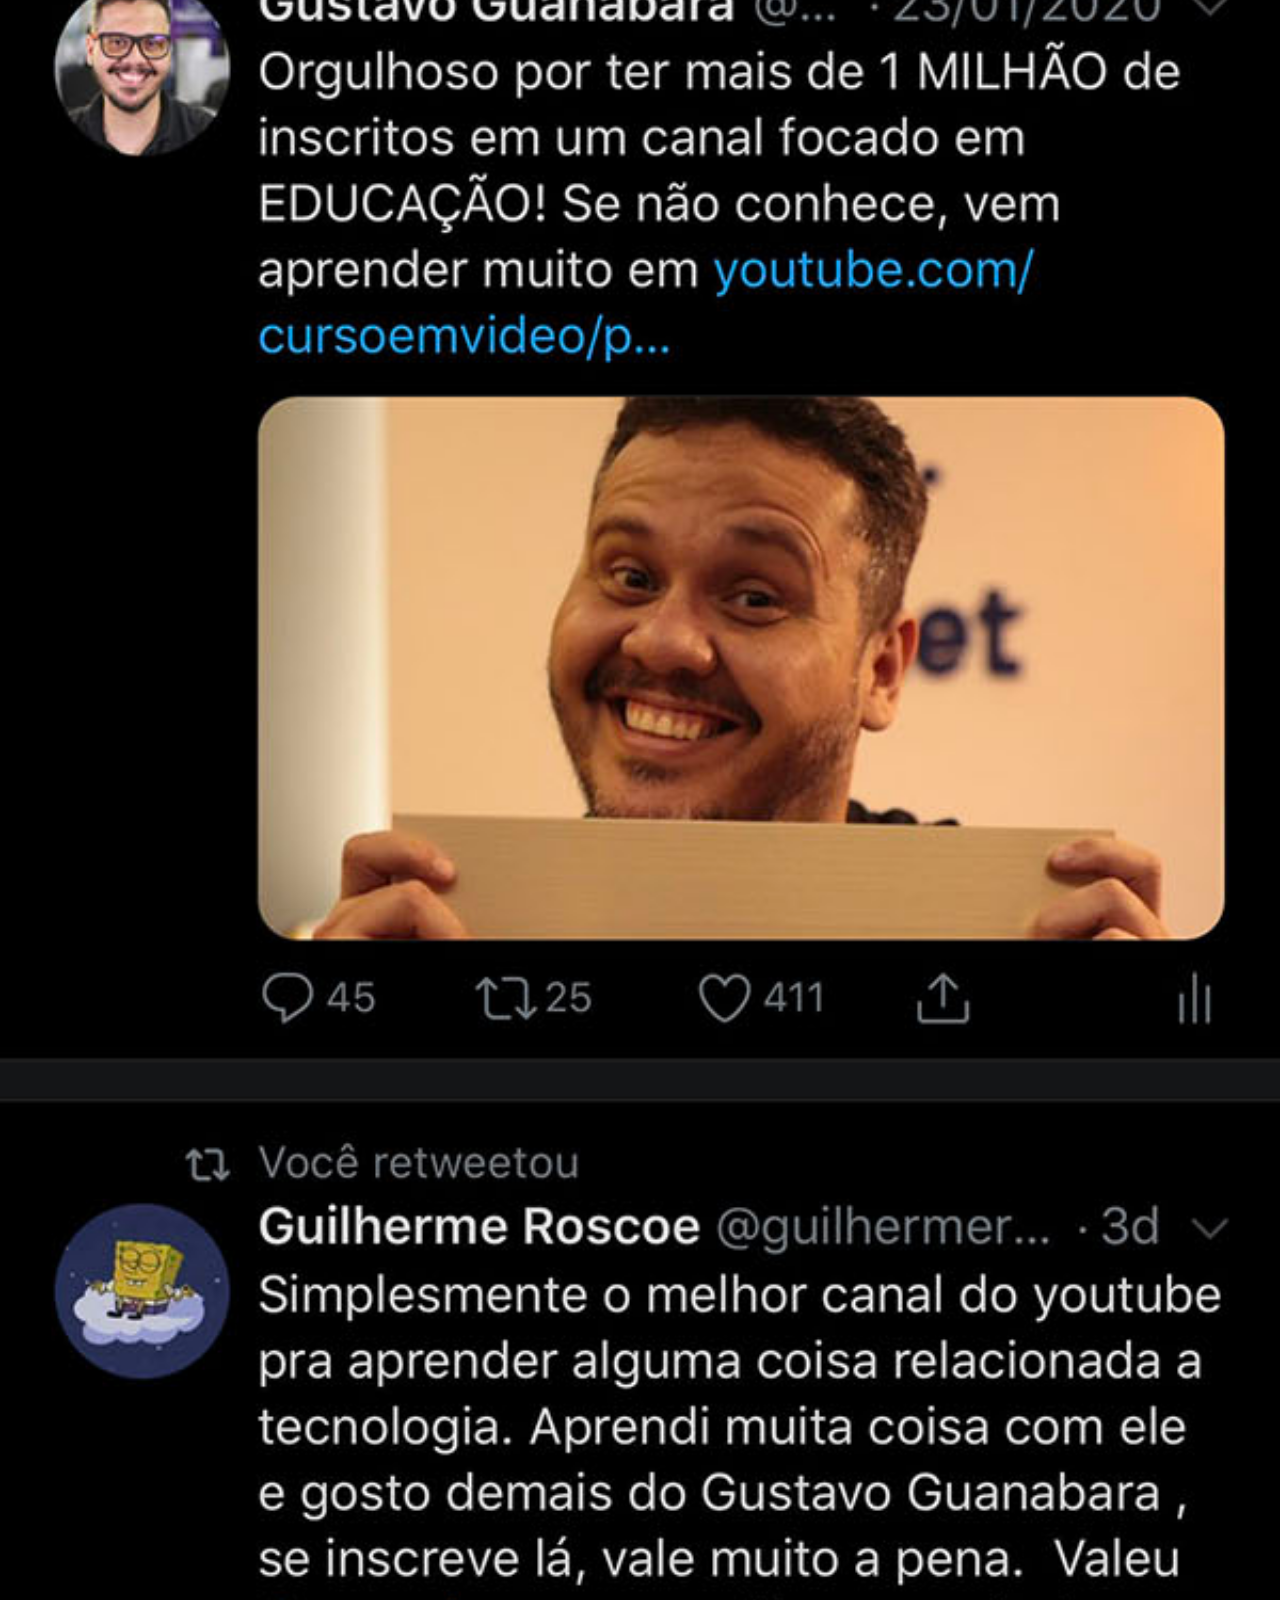
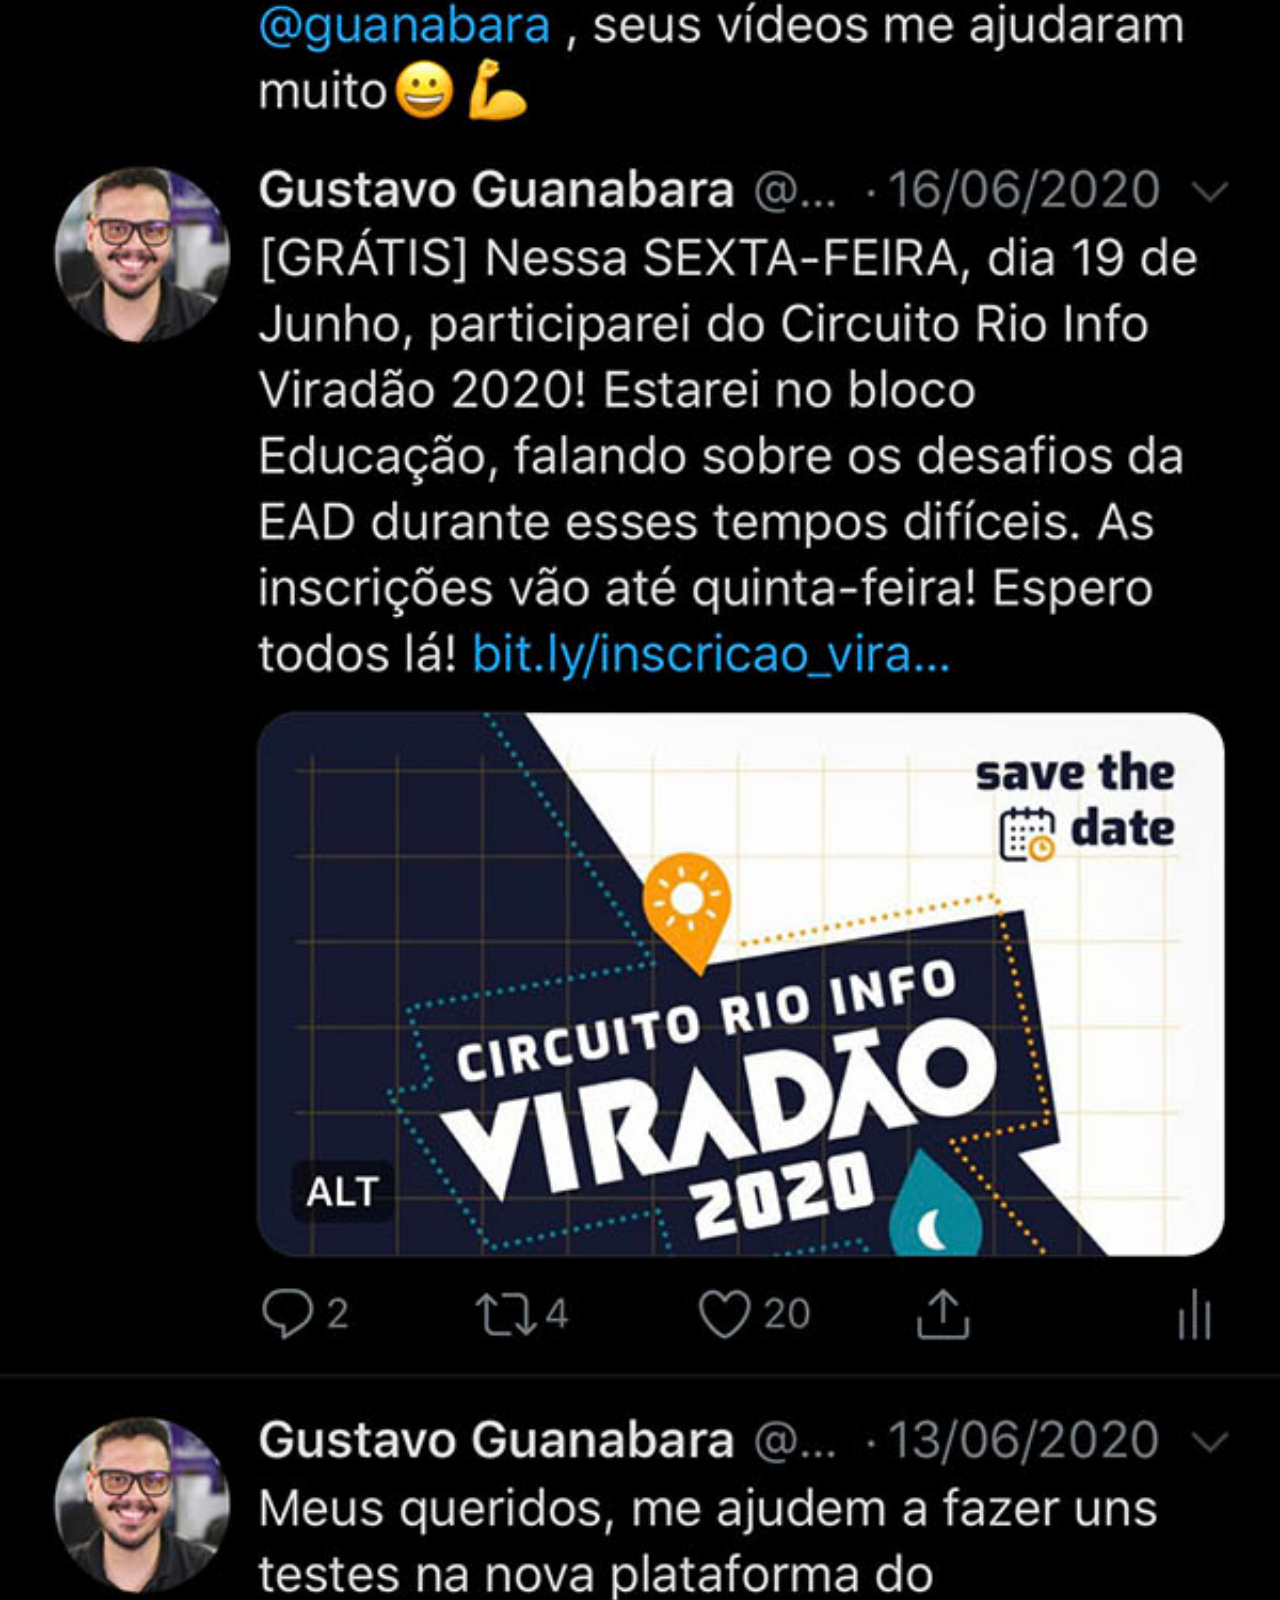
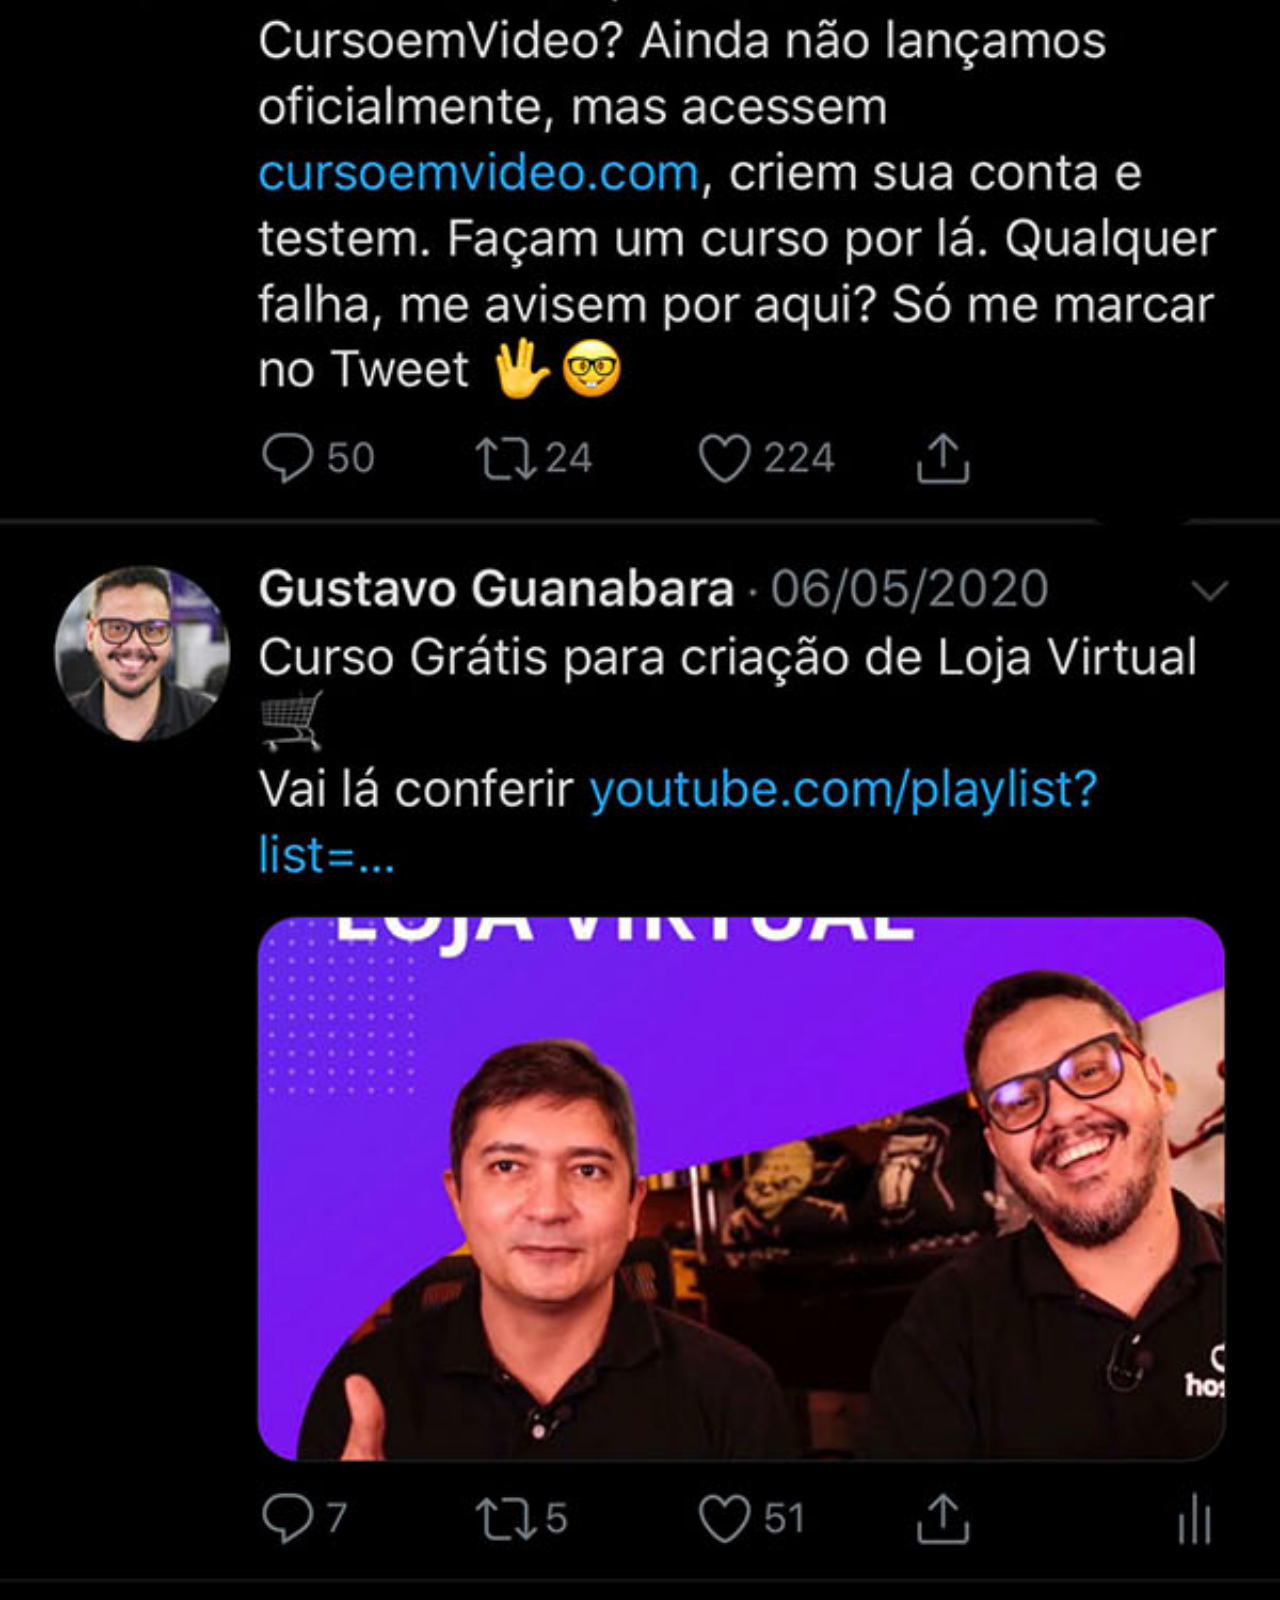
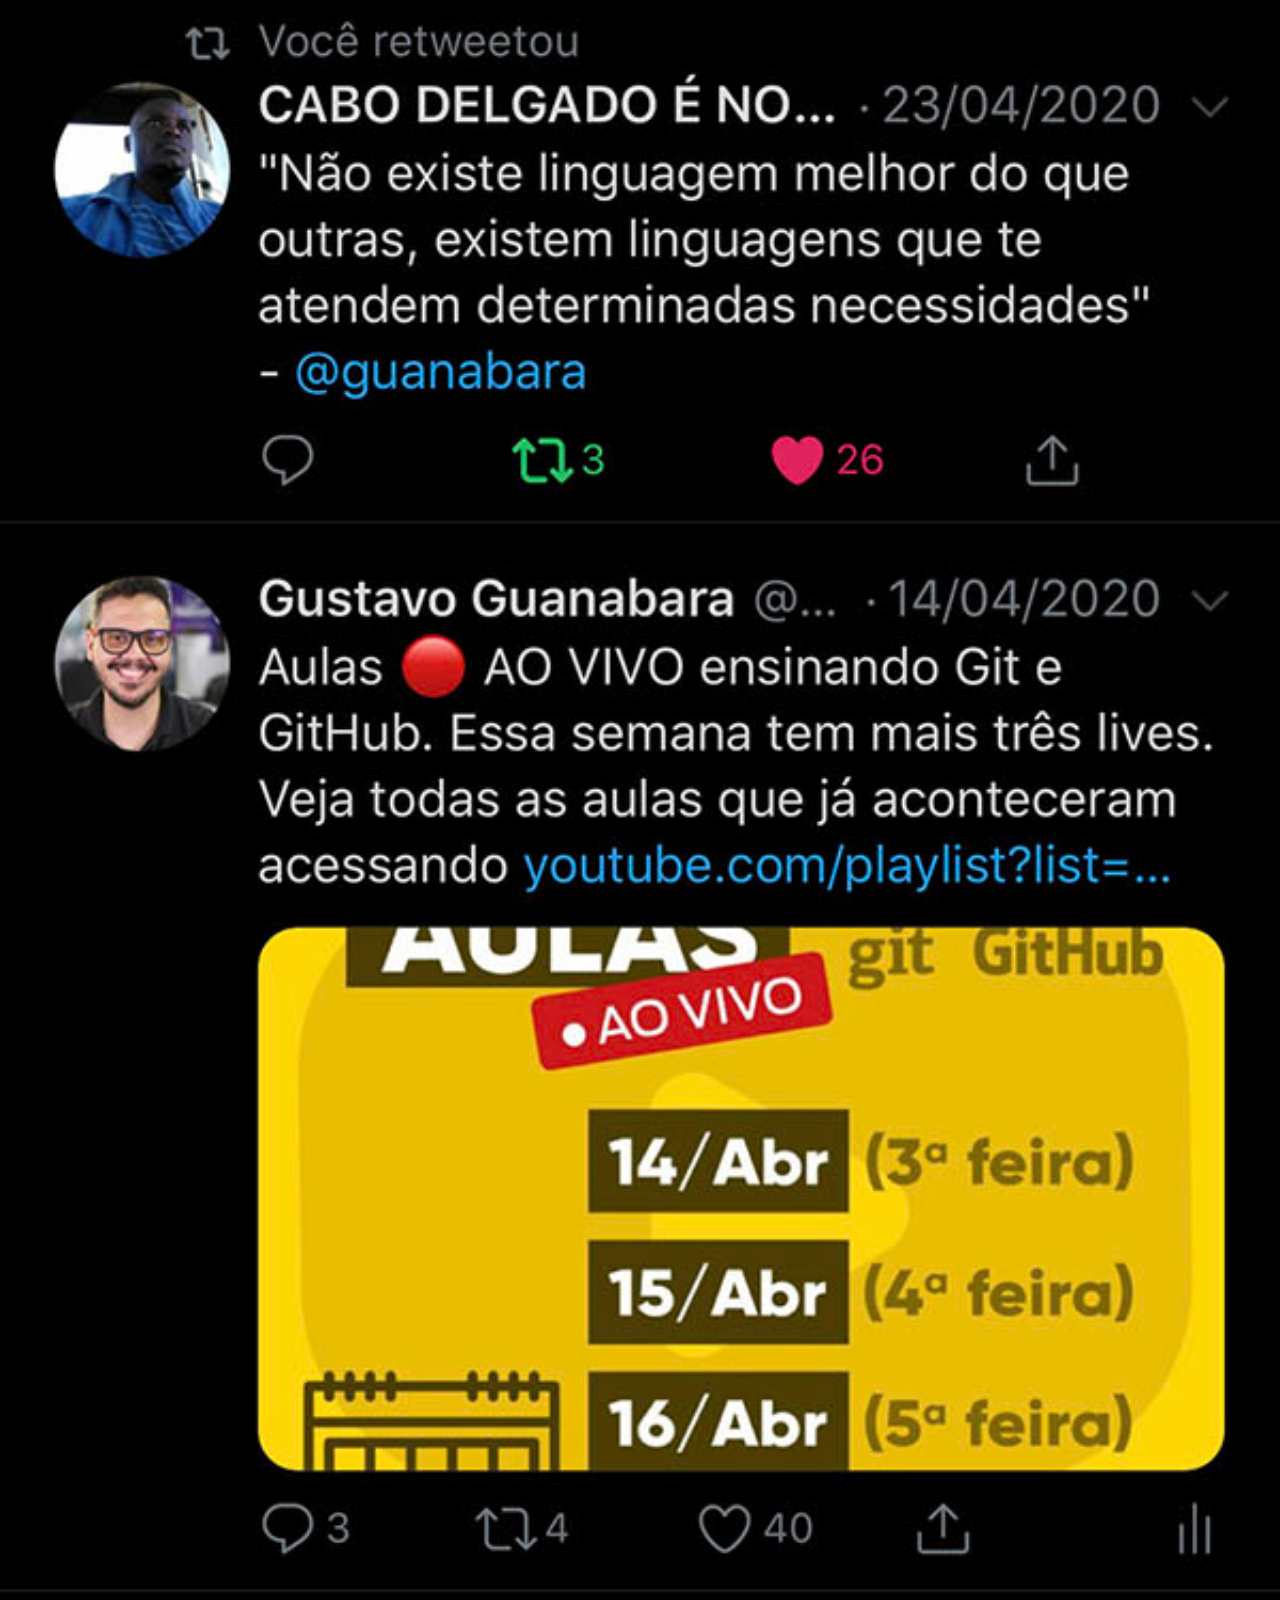
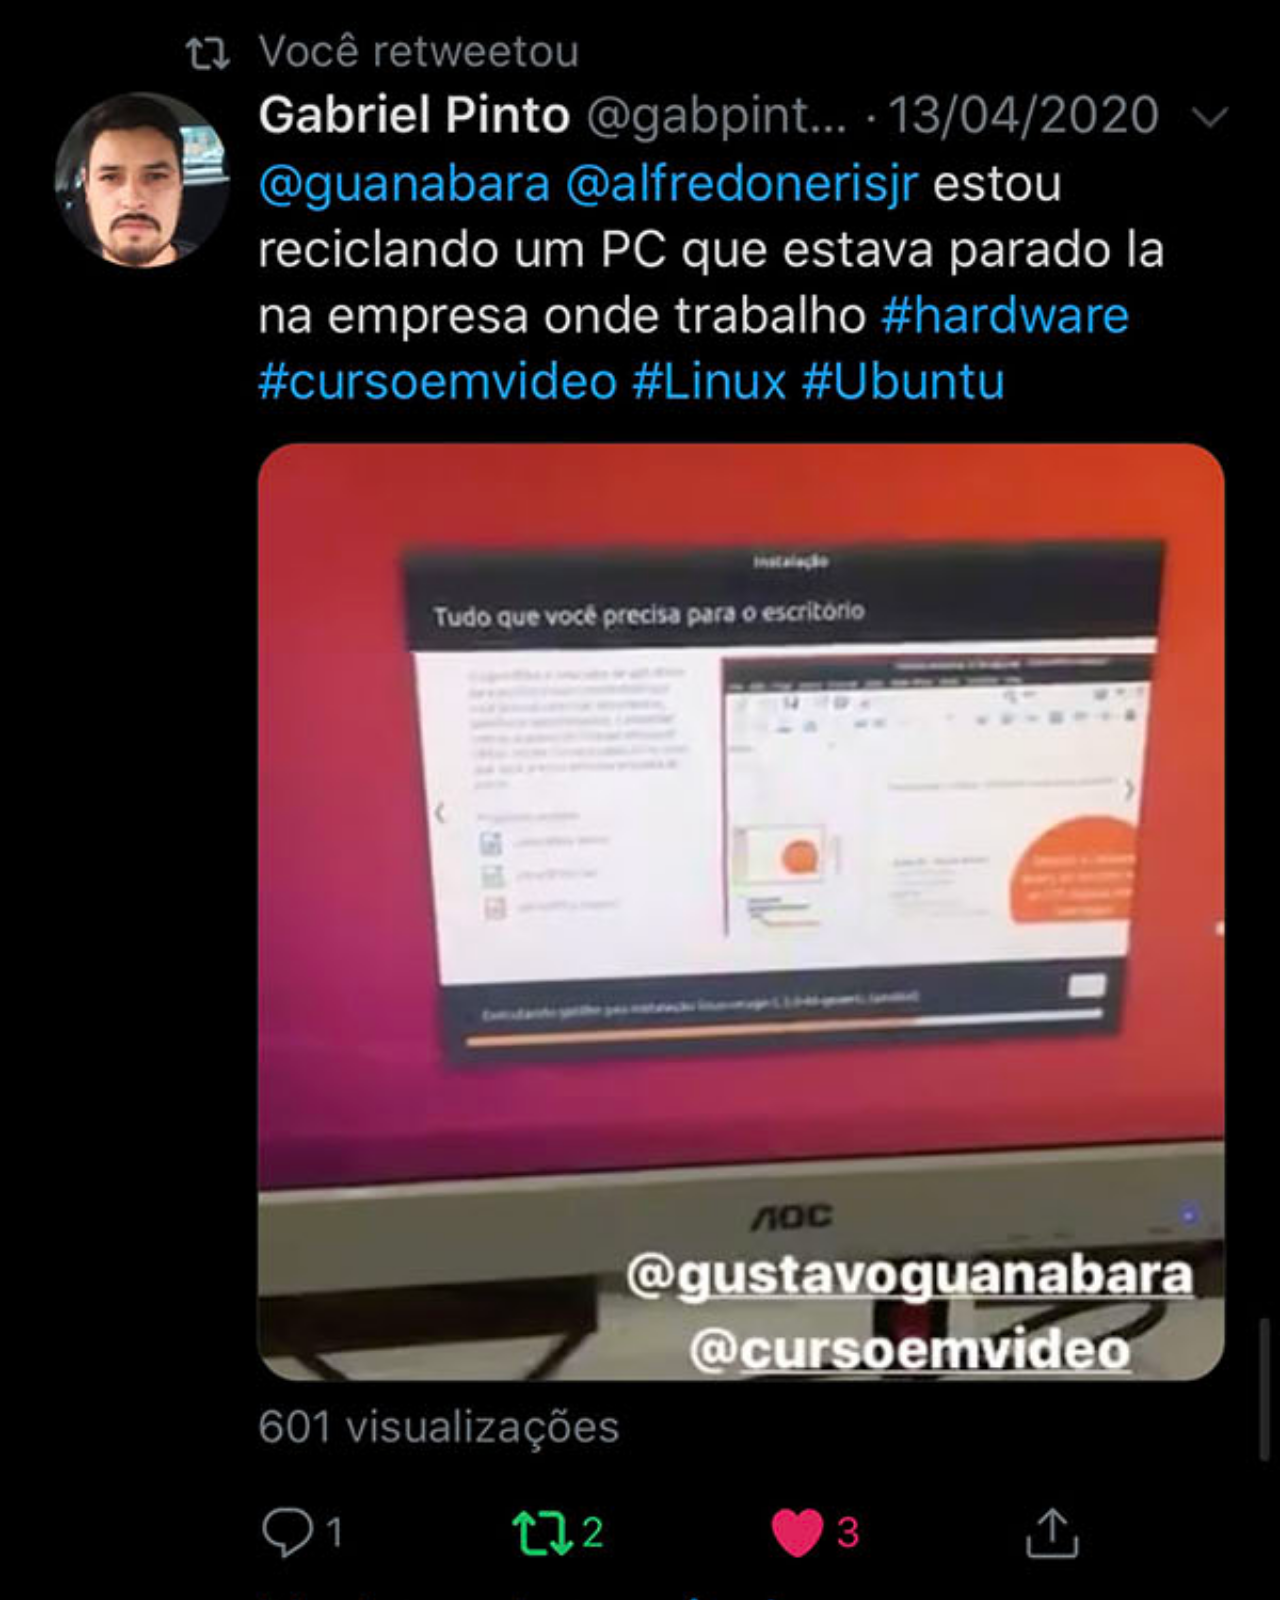
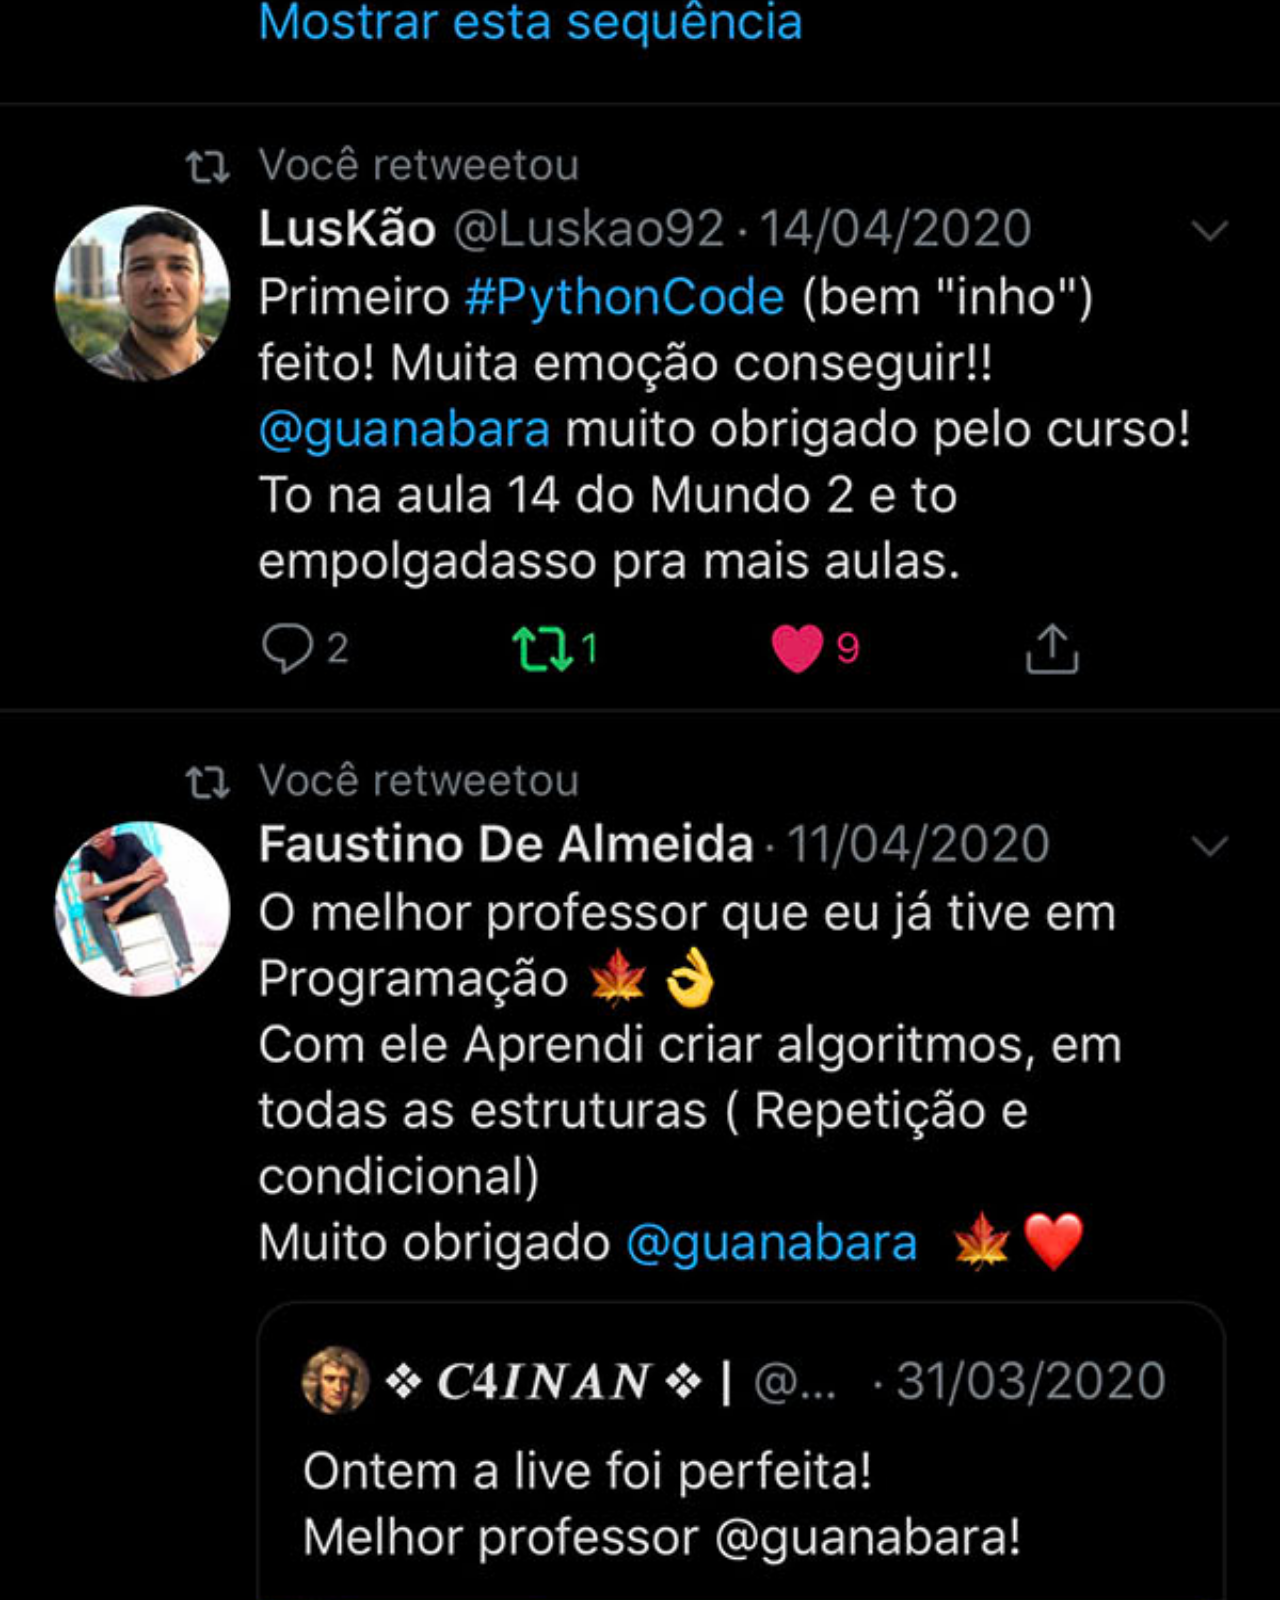
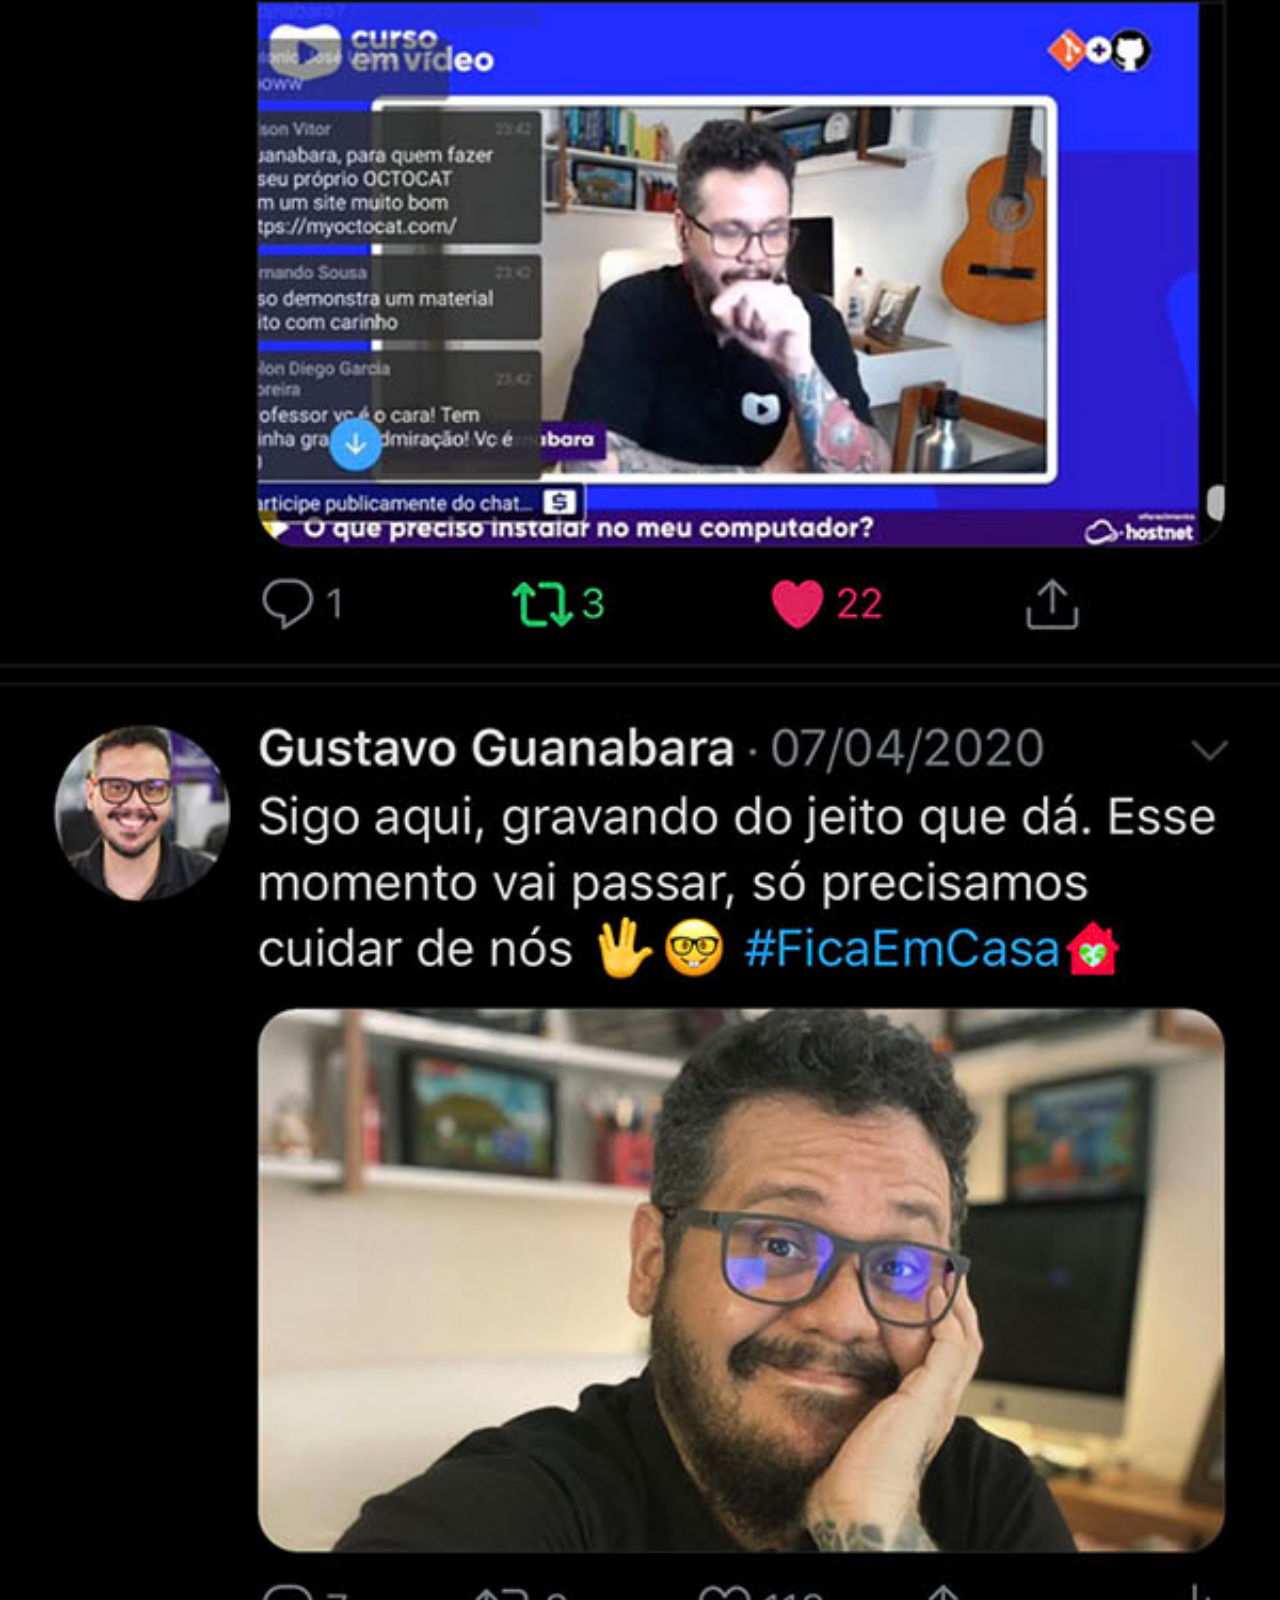
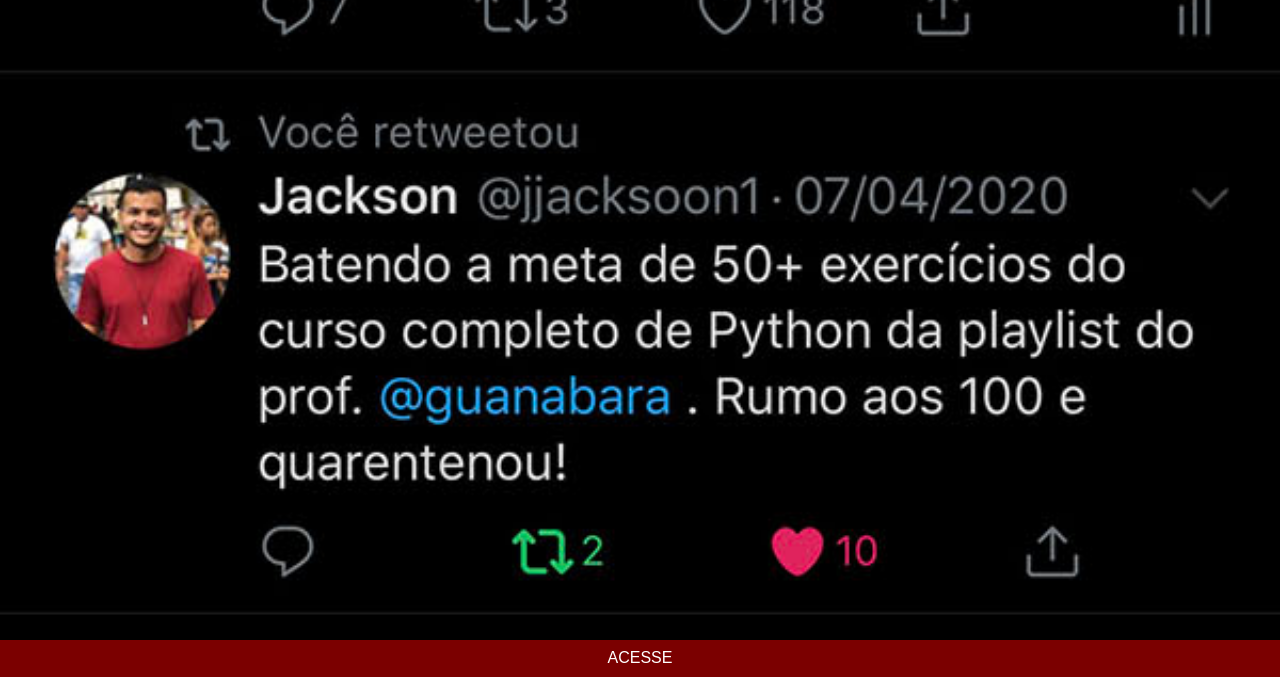
<file: twitter.html>
<!DOCTYPE html>
<html lang="pt-br">
<head>
    <meta charset="UTF-8">
    <meta name="viewport" content="width=device-width, initial-scale=1.0">
    <title>Twitter</title>
    <link rel="stylesheet" href="style/social.css">
</head>
<body>
    <img src="imagens/tela-twitter.jpg" alt="">
    <a href="#" target="_blank">ACESSE</a>
</body>
</html>
</file>
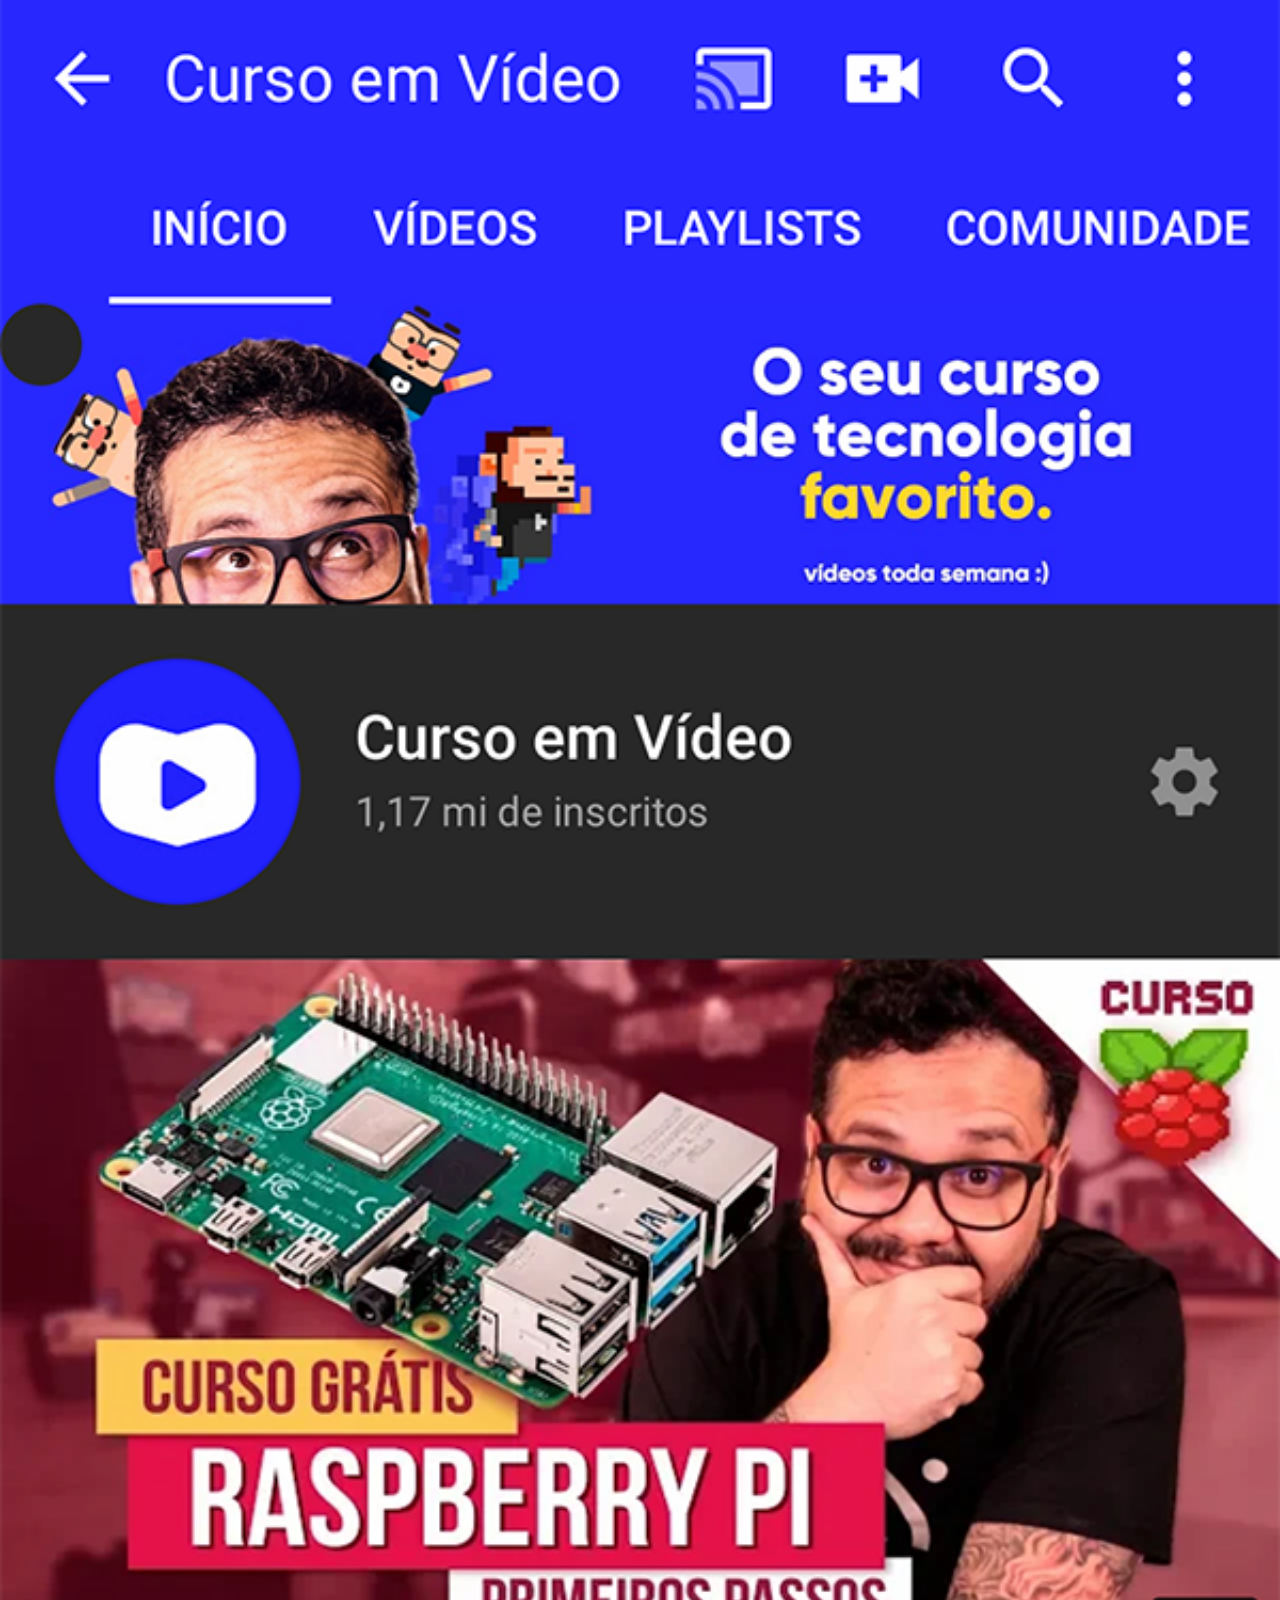
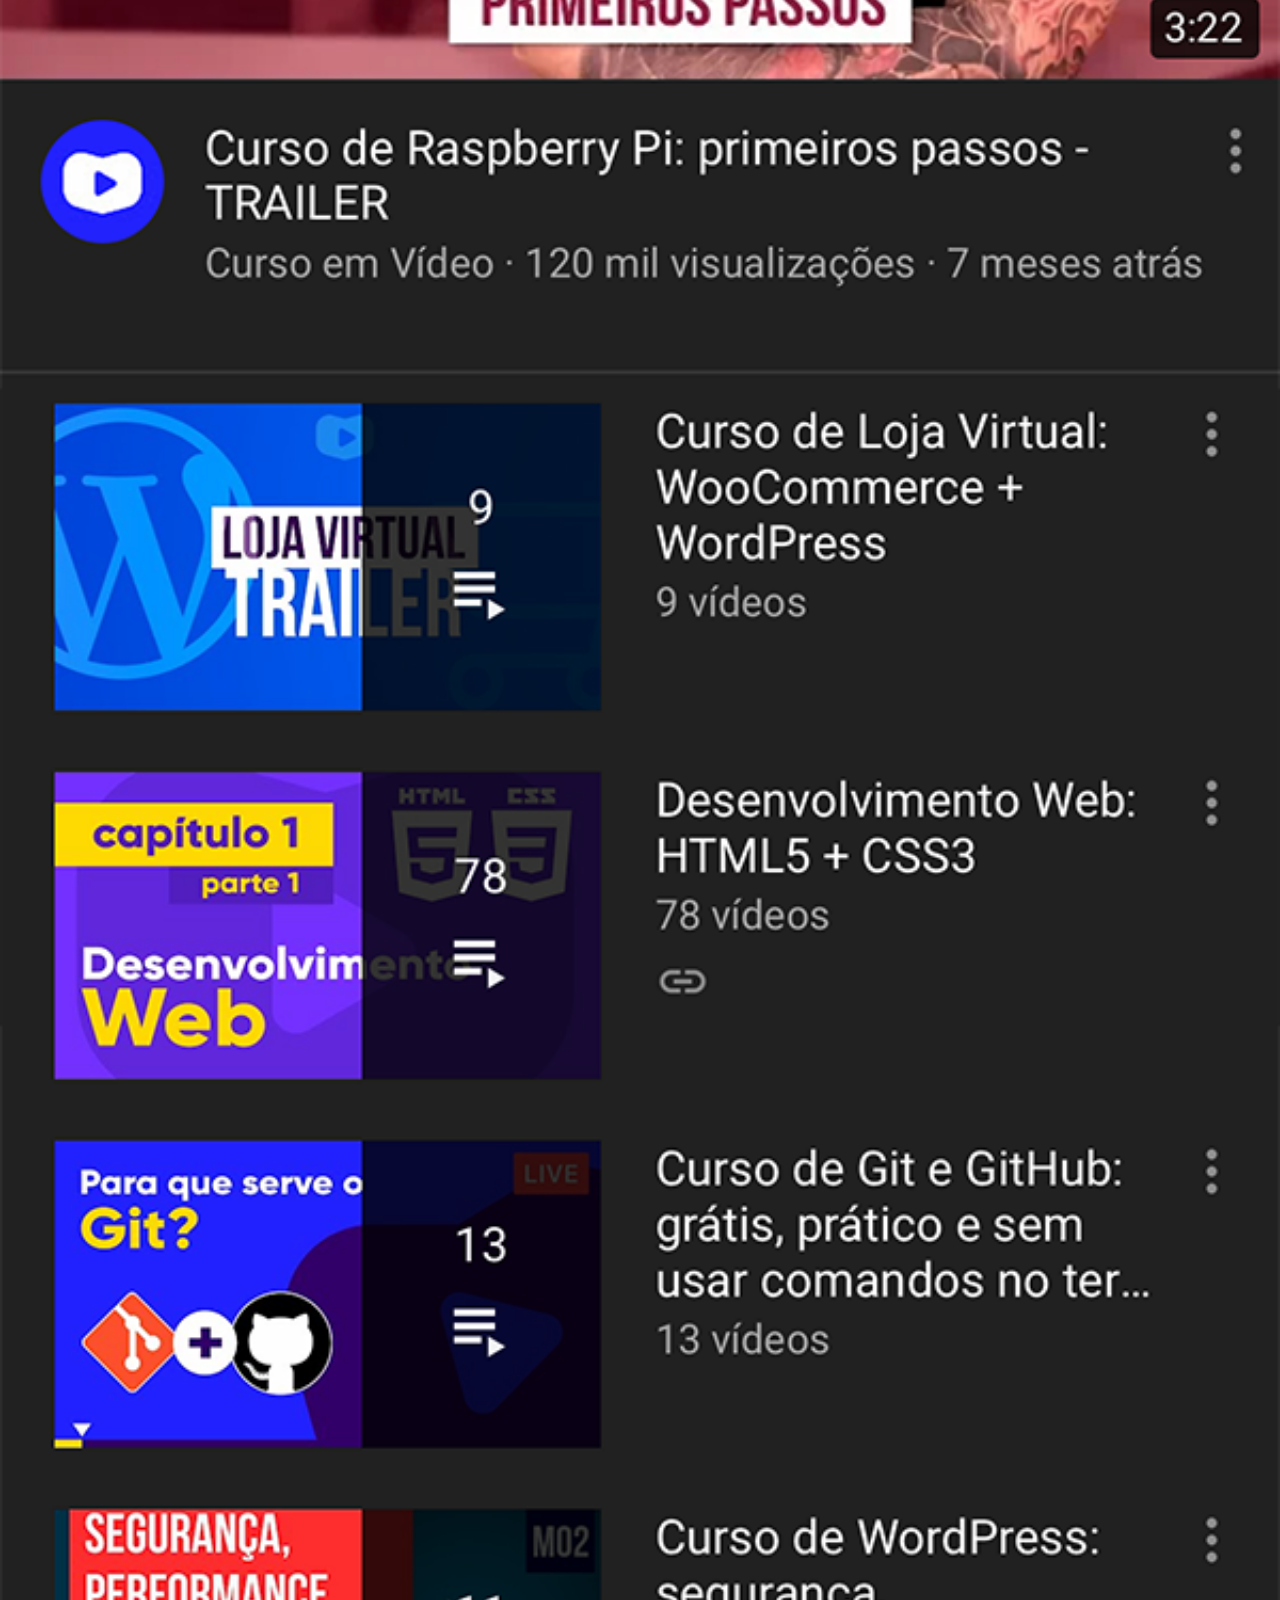
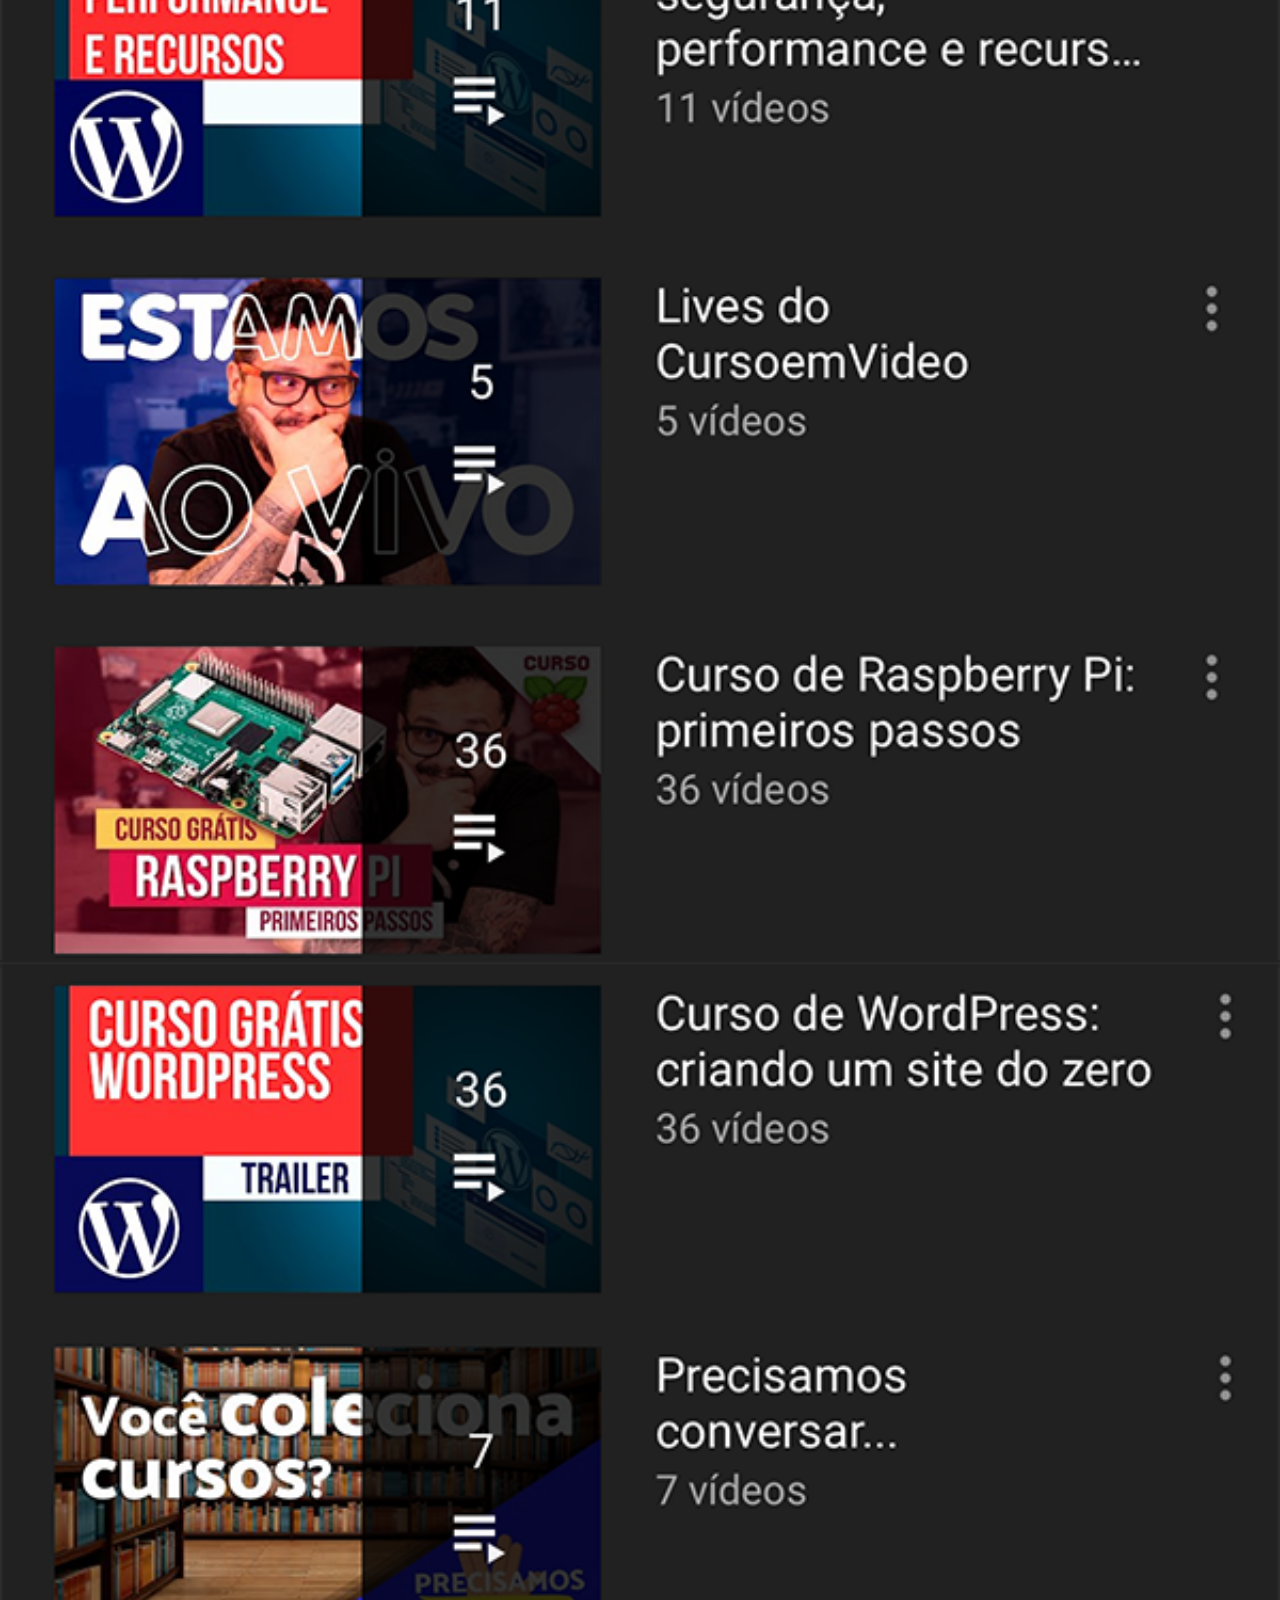
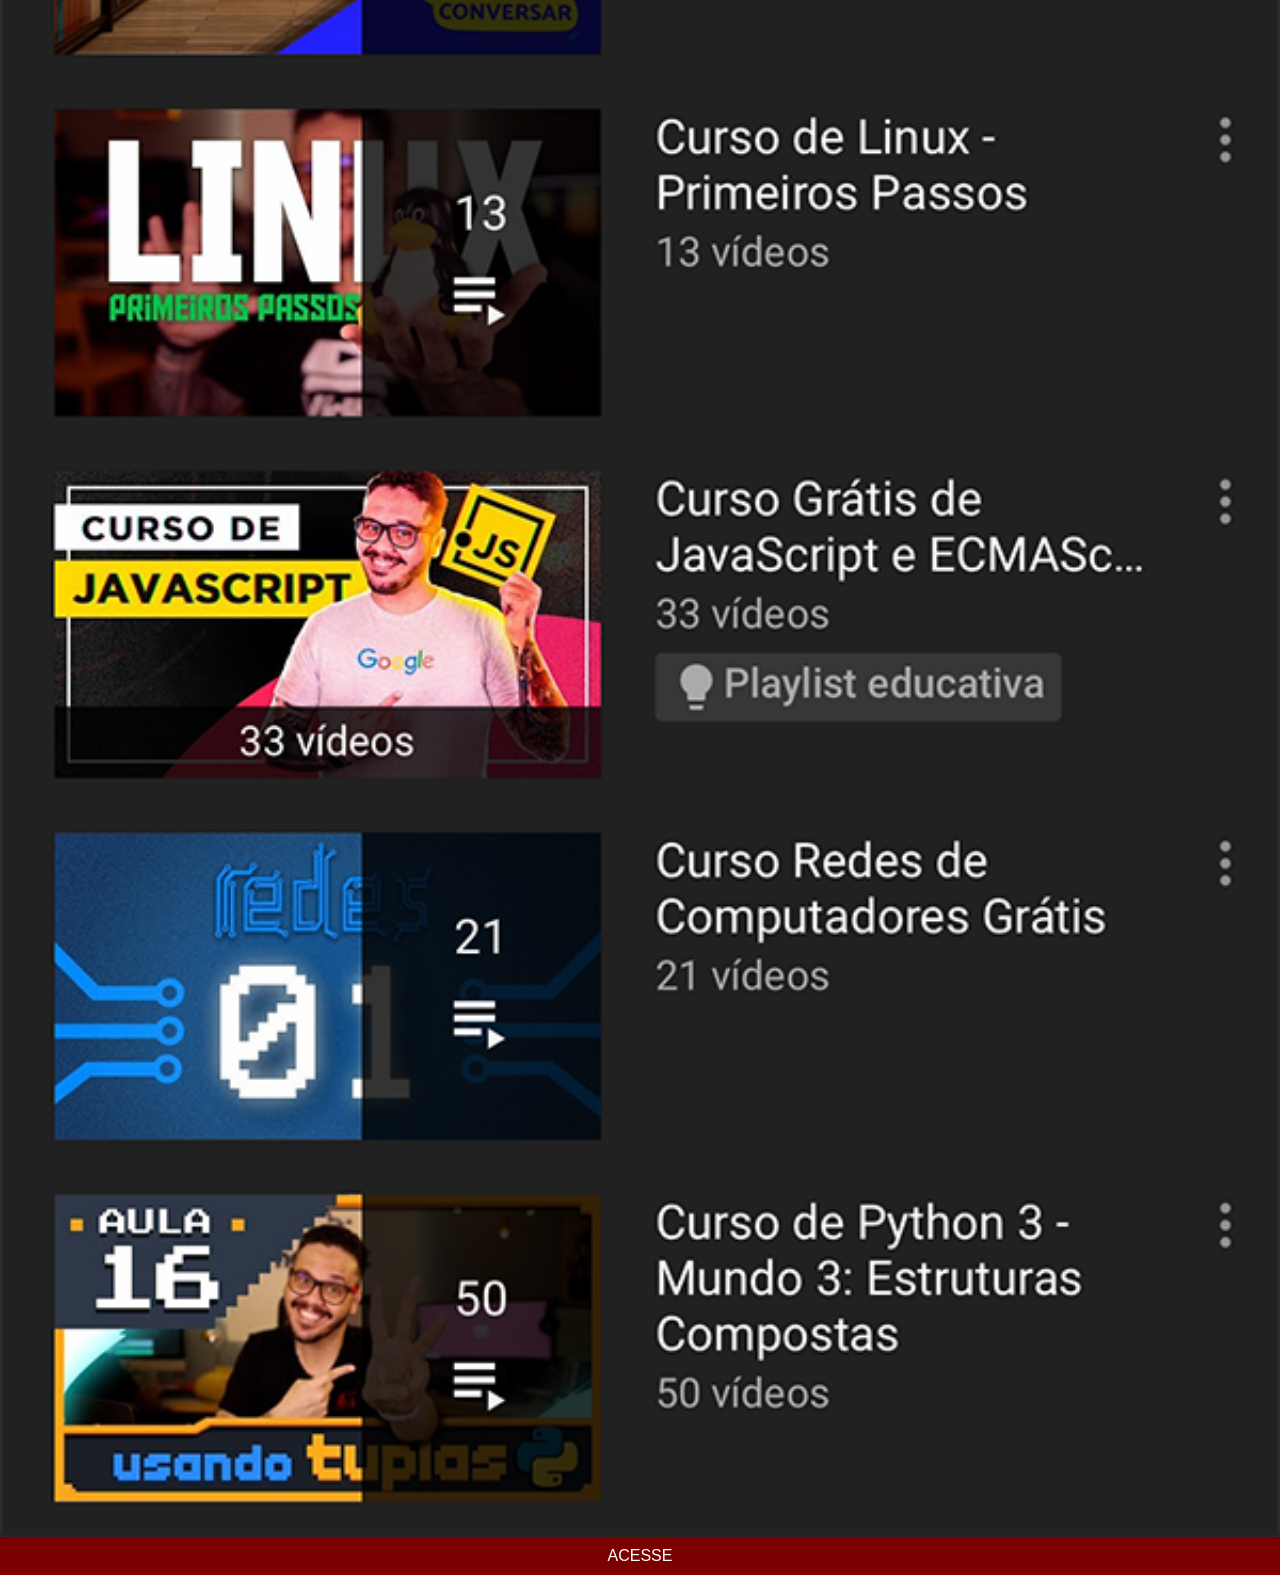
<file: youtube.html>
<!DOCTYPE html>
<html lang="pt-br">
<head>
    <meta charset="UTF-8">
    <meta name="viewport" content="width=device-width, initial-scale=1.0">
    <title>Youtube</title>
    <link rel="stylesheet" href="style/social.css">
</head>
<body>
    <img src="imagens/tela-youtube.png" alt="">
    <a href="#">ACESSE</a>
</body>
</html>
</file>
<file: style/style.css>
@charset "UFT-8";

* {
    margin: 0;
    padding: 0;
    font-family: Arial, Helvetica, sans-serif;
}

html, body {
    height: 100vh;
    width: 100vw;
}

body {
    background: url('../imagens/fundo-madeira.jpg') no-repeat top center;
    background-size: cover;

}

main {
    position: relative;
    height: 100vh;
}

section#telefone {
    position: absolute;
    background: url('../imagens/frame-iphone.png') no-repeat center center;
    background-size: contain;
    top: 50%;
    left: 50%;
    transform: translate(-50%, -50%);
    height: 500px;
    width: 250px;
}
iframe#tela {
    position: relative;
    top: 64px;
    left: 18px;
    width: 213px;
    height: 375px;
}
section#redes-sociais {
    text-align: right;
}
section#redes-sociais img {
    box-sizing: border-box;
    width: 50px;
    margin: 10px;
    border-radius: 50%;
    box-shadow: 2px 2px 10px #00000090;
    transition-duration: 0.5s;
}
section#redes-sociais img:hover {
    border: 2px solid rgb(255, 255, 255);
    transform: translate(-3px, -2px);
    box-shadow: 5px 5px 15px rgb(0, 0, 0);
    transition: border .5s;
}
section#redes-sociais img:active {
    transform: scale(95%);
}
</file>
<file: style/social.css>
* {
  margin: 0px;
  padding: 0px;
  font-family: Arial, Helvetica, sans-serif;
}
::-webkit-scrollbar {
  width: 0;
  height: 0;
}
img {
  width: 100%;
}
a {
  display: block;
  text-decoration: none;
  background-color: rgb(123, 0, 0);
  color: rgb(255, 255, 255);
  padding: 10px;
  text-align: center;
  margin-top: -5px;
}
a:hover {
  background-color: red;
  font-weight: bolder;
}
</file>
